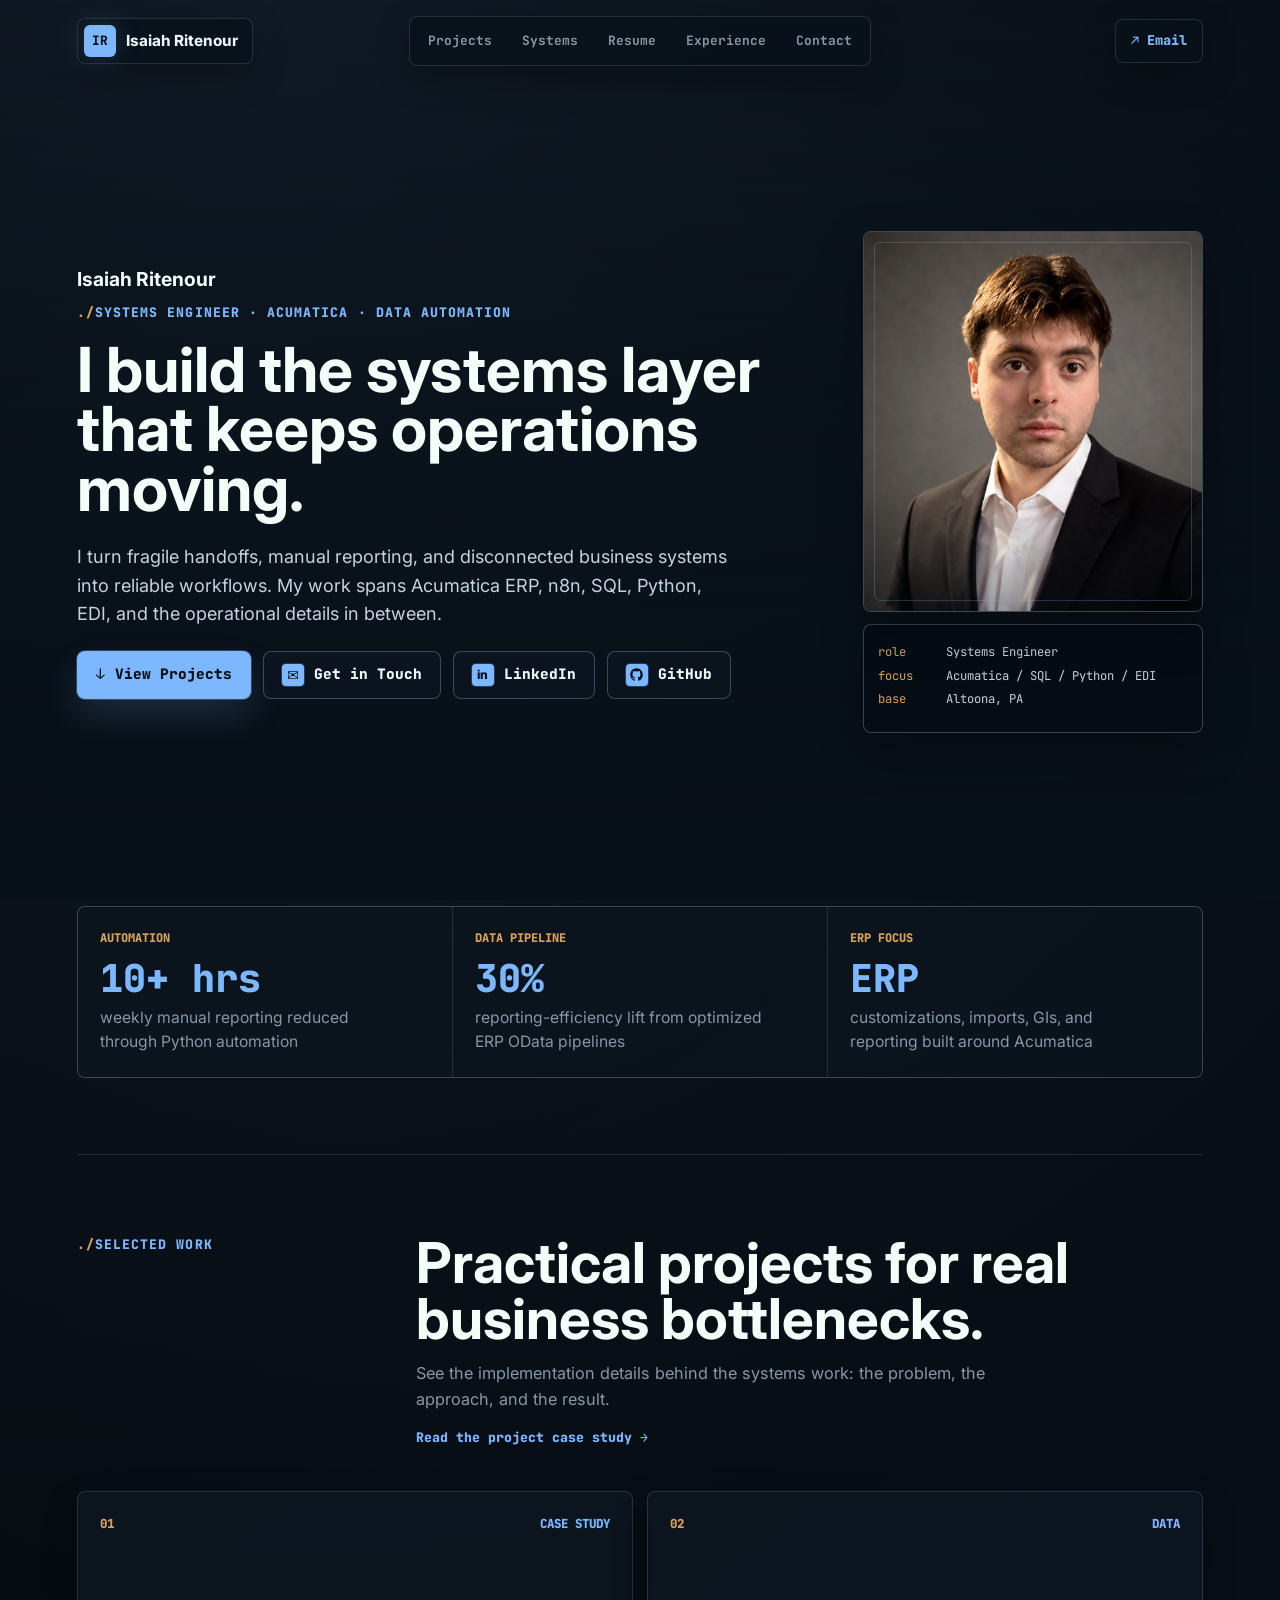
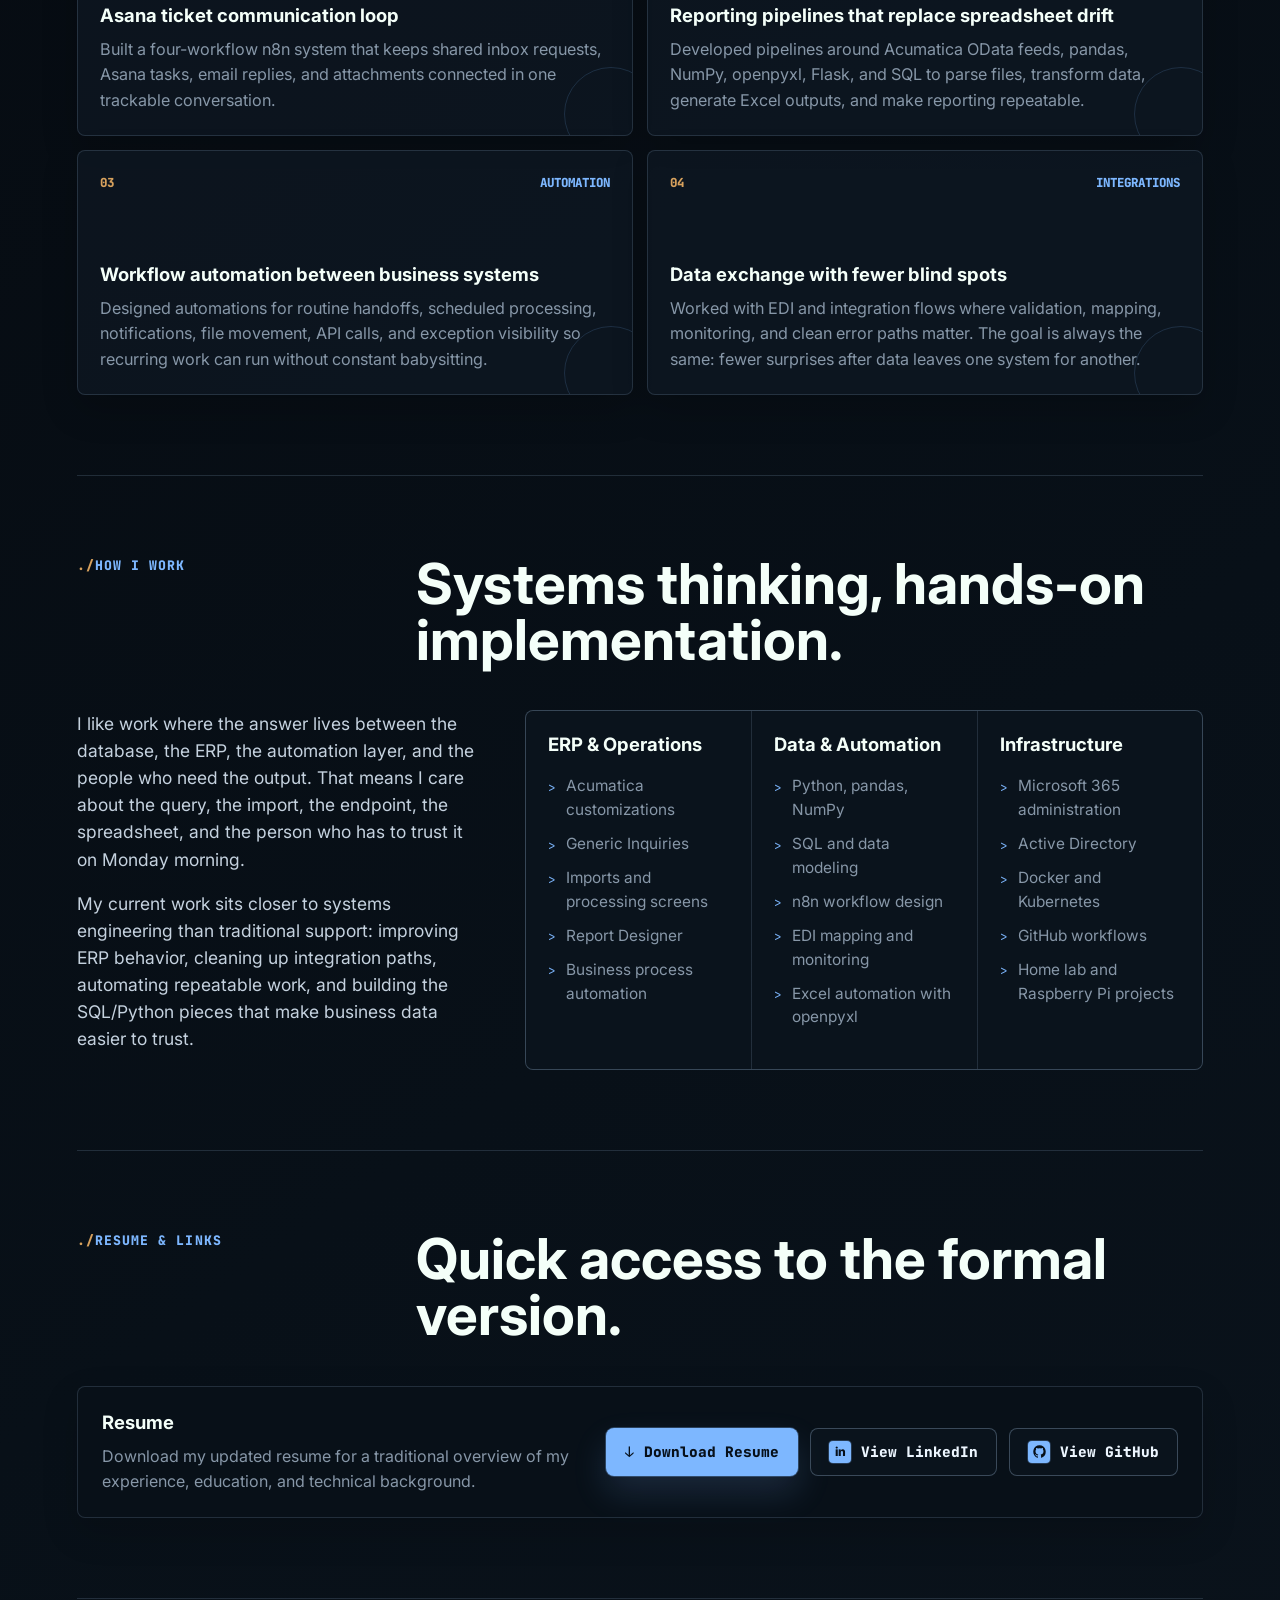
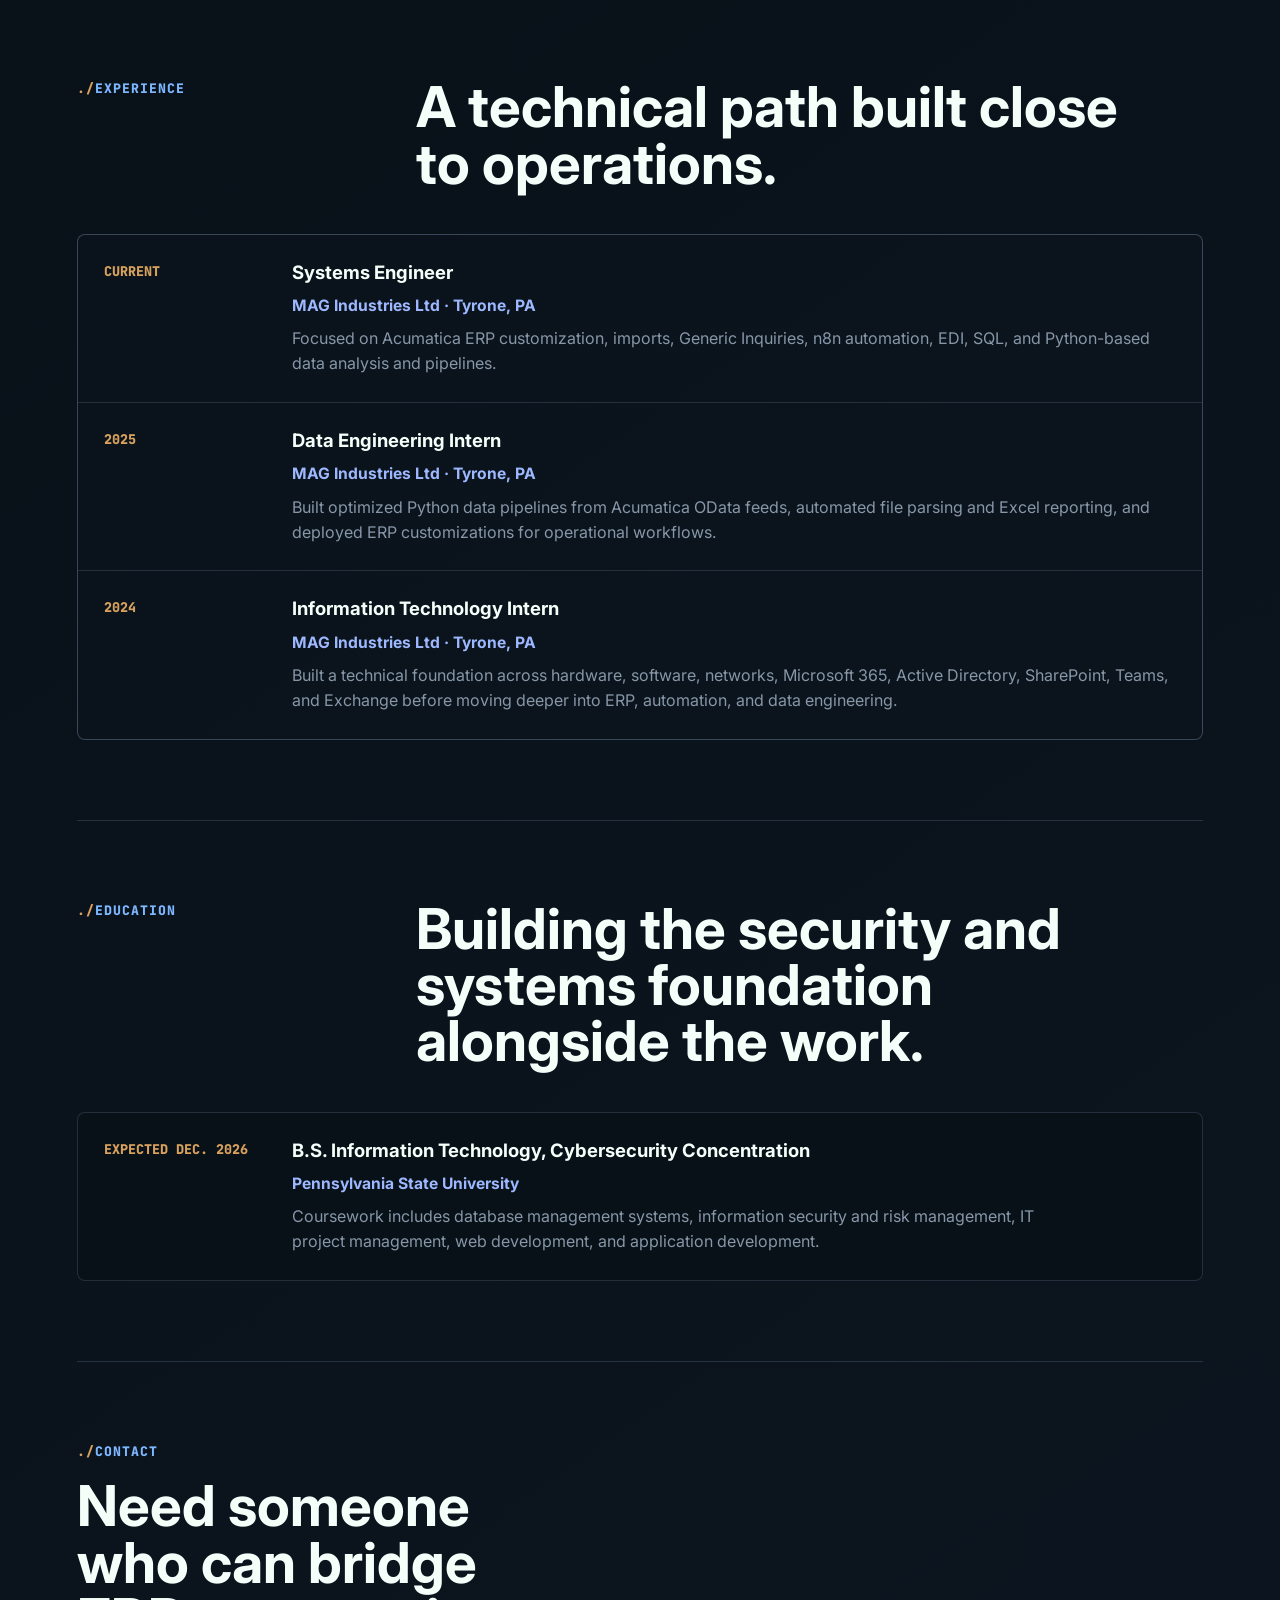
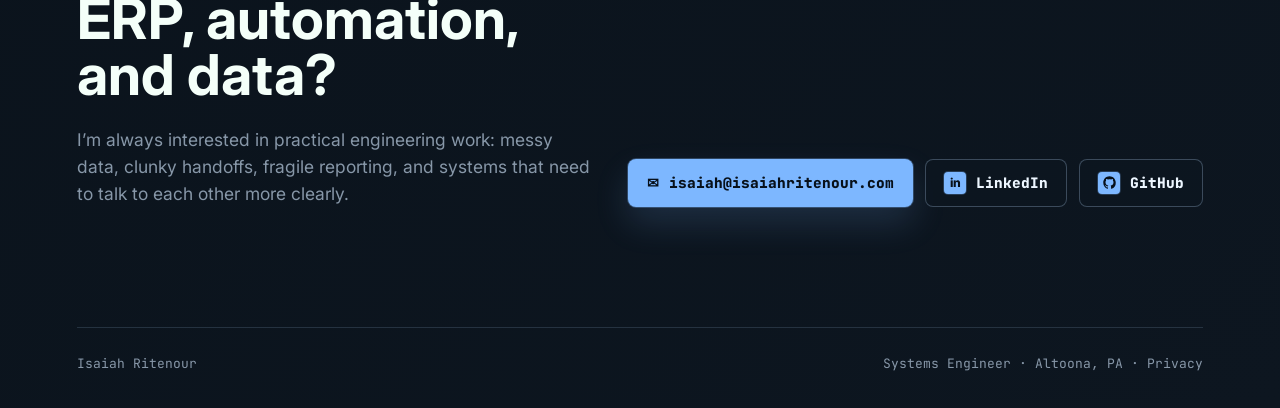
<file: index.html>
<!doctype html>
<html lang="en">
  <head>
    <meta charset="utf-8">
    <meta name="viewport" content="width=device-width, initial-scale=1">
    <meta name="theme-color" content="#081018">
    <meta
      name="description"
      content="Isaiah Ritenour's portfolio featuring Acumatica ERP customizations, EDI workflows, n8n automation, SQL, Python data pipelines, and IT systems engineering projects."
    >
    <meta property="og:title" content="Isaiah Ritenour | Systems Engineer">
    <meta
      property="og:description"
      content="Portfolio featuring Acumatica ERP customizations, EDI workflows, n8n automation, SQL, Python data pipelines, and IT systems engineering projects."
    >
    <meta property="og:url" content="https://isaiahritenour.com">
    <meta property="og:type" content="website">
    <meta property="og:site_name" content="Isaiah Ritenour Portfolio">
    <meta property="og:image" content="https://isaiahritenour.com/assets/social-preview.png?v=1">
    <meta property="og:image:secure_url" content="https://isaiahritenour.com/assets/social-preview.png?v=1">
    <meta property="og:image:type" content="image/png">
    <meta property="og:image:width" content="1200">
    <meta property="og:image:height" content="630">
    <meta property="og:image:alt" content="Isaiah Ritenour — Systems Engineer and Automation Developer">
    <meta name="twitter:card" content="summary_large_image">
    <meta name="twitter:title" content="Isaiah Ritenour | Systems Engineer">
    <meta
      name="twitter:description"
      content="Portfolio featuring Acumatica ERP customizations, EDI workflows, n8n automation, SQL, Python data pipelines, and IT systems engineering projects."
    >
    <meta name="twitter:image" content="https://isaiahritenour.com/assets/social-preview.png?v=1">
    <meta name="twitter:image:alt" content="Isaiah Ritenour — Systems Engineer and Automation Developer">
    <title>Isaiah Ritenour | Systems Engineer & Automation Developer</title>
    <link rel="canonical" href="https://isaiahritenour.com/">
    <link rel="shortcut icon" href="/assets/favicon-48x48.png?v=4">
    <link rel="icon" type="image/x-icon" href="/favicon.ico?v=4">
    <link rel="icon" type="image/png" sizes="32x32" href="/assets/favicon-32x32.png?v=4">
    <link rel="icon" type="image/png" sizes="48x48" href="/assets/favicon-48x48.png?v=4">
    <link rel="apple-touch-icon" sizes="180x180" href="/assets/apple-touch-icon.png?v=4">
    <link rel="preconnect" href="https://fonts.googleapis.com">
    <link rel="preconnect" href="https://fonts.gstatic.com" crossorigin>
    <link
      href="https://fonts.googleapis.com/css2?family=Inter:wght@400;500;600;700;800&family=JetBrains+Mono:wght@500;600;700&display=swap"
      rel="stylesheet"
    >
    <link rel="stylesheet" href="styles.css">
    <script type="application/ld+json">
      {
        "@context": "https://schema.org",
        "@graph": [
          {
            "@type": "Person",
            "@id": "https://isaiahritenour.com/#person",
            "name": "Isaiah Ritenour",
            "url": "https://isaiahritenour.com/",
            "email": "mailto:isaiah@isaiahritenour.com",
            "jobTitle": "Systems Engineer",
            "image": "https://isaiahritenour.com/assets/isaiah-ritenour.png",
            "sameAs": [
              "https://www.linkedin.com/in/isaiah-ritenour-b530b02b4/",
              "https://github.com/IsaiahRitenour"
            ],
            "knowsAbout": [
              "Acumatica ERP",
              "n8n automation",
              "Python",
              "SQL",
              "EDI",
              "Systems engineering"
            ]
          },
          {
            "@type": "WebSite",
            "@id": "https://isaiahritenour.com/#website",
            "url": "https://isaiahritenour.com/",
            "name": "Isaiah Ritenour Portfolio",
            "publisher": {
              "@id": "https://isaiahritenour.com/#person"
            }
          }
        ]
      }
    </script>
  </head>
  <body>
    <a class="skip-link" href="#top">Skip to main content</a>
    <header class="site-header" data-header>
      <a class="brand" href="#top" aria-label="Isaiah Ritenour home">
        <span class="brand-mark">IR</span>
        <span>Isaiah Ritenour</span>
      </a>

      <nav class="nav" aria-label="Primary navigation">
        <a href="/projects">Projects</a>
        <a href="#systems">Systems</a>
        <a href="#resume">Resume</a>
        <a href="#experience">Experience</a>
        <a href="#contact">Contact</a>
      </nav>

      <a class="header-action" href="mailto:isaiah@isaiahritenour.com" aria-label="Email Isaiah Ritenour">
        <span aria-hidden="true">&nearr;</span>
        Email
      </a>
    </header>

    <main id="top" tabindex="-1">
      <section class="hero section">
        <div class="hero-copy">
          <p class="hero-name">Isaiah Ritenour</p>
          <p class="eyebrow">Systems Engineer &middot; Acumatica &middot; Data Automation</p>
          <h1>I build the systems layer that keeps operations moving.</h1>
          <p class="hero-lede">
            I turn fragile handoffs, manual reporting, and disconnected business
            systems into reliable workflows. My work spans Acumatica ERP, n8n,
            SQL, Python, EDI, and the operational details in between.
          </p>
          <div class="hero-actions" aria-label="Intro actions">
            <a class="button button-primary" href="/projects">
              <span aria-hidden="true">&darr;</span>
              View Projects
            </a>
            <a class="button button-secondary" href="mailto:isaiah@isaiahritenour.com" aria-label="Email Isaiah Ritenour">
              <span class="button-icon" aria-hidden="true">&#9993;</span>
              Get in Touch
            </a>
            <a
              class="button button-secondary"
              href="https://www.linkedin.com/in/isaiah-ritenour-b530b02b4/"
              target="_blank"
              rel="noopener noreferrer"
              aria-label="View Isaiah Ritenour on LinkedIn"
            >
              <span class="linkedin-mark" aria-hidden="true">in</span>
              LinkedIn
            </a>
            <a
              class="button button-secondary"
              href="https://github.com/IsaiahRitenour"
              target="_blank"
              rel="noopener noreferrer"
              aria-label="View Isaiah Ritenour on GitHub"
            >
              <span class="github-mark" aria-hidden="true">
                <svg viewBox="0 0 24 24" focusable="false">
                  <path d="M12 2C6.48 2 2 6.58 2 12.25c0 4.53 2.87 8.37 6.84 9.72.5.09.68-.22.68-.49 0-.24-.01-.88-.01-1.73-2.78.62-3.37-1.37-3.37-1.37-.45-1.19-1.11-1.51-1.11-1.51-.91-.64.07-.63.07-.63 1 .07 1.53 1.06 1.53 1.06.89 1.56 2.34 1.11 2.91.85.09-.66.35-1.11.63-1.37-2.22-.26-4.56-1.14-4.56-5.07 0-1.12.39-2.03 1.03-2.75-.1-.26-.45-1.3.1-2.71 0 0 .84-.28 2.75 1.05A9.35 9.35 0 0 1 12 6.98c.85 0 1.71.12 2.51.34 1.91-1.33 2.75-1.05 2.75-1.05.55 1.41.2 2.45.1 2.71.64.72 1.03 1.63 1.03 2.75 0 3.94-2.34 4.81-4.57 5.06.36.32.68.94.68 1.9 0 1.37-.01 2.48-.01 2.82 0 .27.18.59.69.49A10.05 10.05 0 0 0 22 12.25C22 6.58 17.52 2 12 2Z"></path>
                </svg>
              </span>
              GitHub
            </a>
          </div>
        </div>

        <aside class="portrait-panel" aria-label="Portrait and profile summary">
          <div class="portrait-frame">
            <img src="assets/isaiah-ritenour.png" alt="Portrait of Isaiah Ritenour">
          </div>
          <div class="system-card">
            <div class="terminal-bar" aria-hidden="true">
              <span></span>
              <span></span>
              <span></span>
            </div>
            <p class="terminal-line"><span>role</span> Systems Engineer</p>
            <p class="terminal-line"><span>focus</span> Acumatica / SQL / Python / EDI</p>
            <p class="terminal-line"><span>base</span> Altoona, PA</p>
          </div>
        </aside>
      </section>

      <section class="section metrics" aria-label="Portfolio highlights">
        <div data-label="automation">
          <span class="metric-value">10+ hrs</span>
          <span class="metric-label">weekly manual reporting reduced through Python automation</span>
        </div>
        <div data-label="data pipeline">
          <span class="metric-value">30%</span>
          <span class="metric-label">reporting-efficiency lift from optimized ERP OData pipelines</span>
        </div>
        <div data-label="erp focus">
          <span class="metric-value">ERP</span>
          <span class="metric-label">customizations, imports, GIs, and reporting built around Acumatica</span>
        </div>
      </section>

      <section class="section split-section" id="work">
        <div class="section-intro">
          <p class="eyebrow">Selected Work</p>
          <div>
            <h2>Practical projects for real business bottlenecks.</h2>
            <p class="section-supporting-copy">
              See the implementation details behind the systems work: the problem,
              the approach, and the result.
            </p>
            <a class="text-link" href="/projects">Read the project case study <span aria-hidden="true">&rarr;</span></a>
          </div>
        </div>

        <div class="work-grid">
          <article class="work-card">
            <div class="card-topline">
              <span>01</span>
              <span>Case Study</span>
            </div>
            <h3>Asana ticket communication loop</h3>
            <p>
              Built a four-workflow n8n system that keeps shared inbox requests,
              Asana tasks, email replies, and attachments connected in one
              trackable conversation.
            </p>
          </article>

          <article class="work-card">
            <div class="card-topline">
              <span>02</span>
              <span>Data</span>
            </div>
            <h3>Reporting pipelines that replace spreadsheet drift</h3>
            <p>
              Developed pipelines around Acumatica OData feeds, pandas, NumPy,
              openpyxl, Flask, and SQL to parse files, transform data, generate Excel
              outputs, and make reporting repeatable.
            </p>
          </article>

          <article class="work-card">
            <div class="card-topline">
              <span>03</span>
              <span>Automation</span>
            </div>
            <h3>Workflow automation between business systems</h3>
            <p>
              Designed automations for routine handoffs, scheduled processing,
              notifications, file movement, API calls, and exception visibility so
              recurring work can run without constant babysitting.
            </p>
          </article>

          <article class="work-card">
            <div class="card-topline">
              <span>04</span>
              <span>Integrations</span>
            </div>
            <h3>Data exchange with fewer blind spots</h3>
            <p>
              Worked with EDI and integration flows where validation, mapping,
              monitoring, and clean error paths matter. The goal is always the same:
              fewer surprises after data leaves one system for another.
            </p>
          </article>
        </div>
      </section>

      <section class="section capabilities" id="systems">
        <div class="section-intro">
          <p class="eyebrow">How I Work</p>
          <h2>Systems thinking, hands-on implementation.</h2>
        </div>

        <div class="capability-layout">
          <div class="capability-copy">
            <p>
              I like work where the answer lives between the database, the ERP, the
              automation layer, and the people who need the output. That means I care
              about the query, the import, the endpoint, the spreadsheet, and the
              person who has to trust it on Monday morning.
            </p>
            <p>
              My current work sits closer to systems engineering than traditional
              support: improving ERP behavior, cleaning up integration paths,
              automating repeatable work, and building the SQL/Python pieces that
              make business data easier to trust.
            </p>
          </div>

          <div class="skill-columns" aria-label="Technical skill groups">
            <div>
              <h3>ERP & Operations</h3>
              <ul>
                <li>Acumatica customizations</li>
                <li>Generic Inquiries</li>
                <li>Imports and processing screens</li>
                <li>Report Designer</li>
                <li>Business process automation</li>
              </ul>
            </div>
            <div>
              <h3>Data & Automation</h3>
              <ul>
                <li>Python, pandas, NumPy</li>
                <li>SQL and data modeling</li>
                <li>n8n workflow design</li>
                <li>EDI mapping and monitoring</li>
                <li>Excel automation with openpyxl</li>
              </ul>
            </div>
            <div>
              <h3>Infrastructure</h3>
              <ul>
                <li>Microsoft 365 administration</li>
                <li>Active Directory</li>
                <li>Docker and Kubernetes</li>
                <li>GitHub workflows</li>
                <li>Home lab and Raspberry Pi projects</li>
              </ul>
            </div>
          </div>
        </div>
      </section>

      <section class="section resume-section" id="resume">
        <div class="section-intro">
          <p class="eyebrow">Resume & Links</p>
          <h2>Quick access to the formal version.</h2>
        </div>

        <div class="resume-panel">
          <div>
            <h3>Resume</h3>
            <p>
              Download my updated resume for a traditional overview of my
              experience, education, and technical background.
            </p>
          </div>
          <div class="resume-actions">
            <a
              class="button button-primary"
              href="assets/Isaiah_Ritenour_Resume.pdf"
              target="_blank"
              rel="noopener noreferrer"
              aria-label="Download Isaiah Ritenour resume PDF"
            >
              <span aria-hidden="true">&darr;</span>
              Download Resume
            </a>
            <a
              class="button button-secondary"
              href="https://www.linkedin.com/in/isaiah-ritenour-b530b02b4/"
              target="_blank"
              rel="noopener noreferrer"
              aria-label="View Isaiah Ritenour on LinkedIn"
            >
              <span class="linkedin-mark" aria-hidden="true">in</span>
              View LinkedIn
            </a>
            <a
              class="button button-secondary"
              href="https://github.com/IsaiahRitenour"
              target="_blank"
              rel="noopener noreferrer"
              aria-label="View Isaiah Ritenour on GitHub"
            >
              <span class="github-mark" aria-hidden="true">
                <svg viewBox="0 0 24 24" focusable="false">
                  <path d="M12 2C6.48 2 2 6.58 2 12.25c0 4.53 2.87 8.37 6.84 9.72.5.09.68-.22.68-.49 0-.24-.01-.88-.01-1.73-2.78.62-3.37-1.37-3.37-1.37-.45-1.19-1.11-1.51-1.11-1.51-.91-.64.07-.63.07-.63 1 .07 1.53 1.06 1.53 1.06.89 1.56 2.34 1.11 2.91.85.09-.66.35-1.11.63-1.37-2.22-.26-4.56-1.14-4.56-5.07 0-1.12.39-2.03 1.03-2.75-.1-.26-.45-1.3.1-2.71 0 0 .84-.28 2.75 1.05A9.35 9.35 0 0 1 12 6.98c.85 0 1.71.12 2.51.34 1.91-1.33 2.75-1.05 2.75-1.05.55 1.41.2 2.45.1 2.71.64.72 1.03 1.63 1.03 2.75 0 3.94-2.34 4.81-4.57 5.06.36.32.68.94.68 1.9 0 1.37-.01 2.48-.01 2.82 0 .27.18.59.69.49A10.05 10.05 0 0 0 22 12.25C22 6.58 17.52 2 12 2Z"></path>
                </svg>
              </span>
              View GitHub
            </a>
          </div>
        </div>
      </section>

      <section class="section experience" id="experience">
        <div class="section-intro">
          <p class="eyebrow">Experience</p>
          <h2>A technical path built close to operations.</h2>
        </div>

        <div class="timeline">
          <article class="timeline-item">
            <div class="timeline-date">Current</div>
            <div>
              <h3>Systems Engineer</h3>
              <p class="muted">MAG Industries Ltd &middot; Tyrone, PA</p>
              <p>
                Focused on Acumatica ERP customization, imports, Generic Inquiries,
                n8n automation, EDI, SQL, and Python-based data analysis and
                pipelines.
              </p>
            </div>
          </article>

          <article class="timeline-item">
            <div class="timeline-date">2025</div>
            <div>
              <h3>Data Engineering Intern</h3>
              <p class="muted">MAG Industries Ltd &middot; Tyrone, PA</p>
              <p>
                Built optimized Python data pipelines from Acumatica OData feeds,
                automated file parsing and Excel reporting, and deployed ERP
                customizations for operational workflows.
              </p>
            </div>
          </article>

          <article class="timeline-item">
            <div class="timeline-date">2024</div>
            <div>
              <h3>Information Technology Intern</h3>
              <p class="muted">MAG Industries Ltd &middot; Tyrone, PA</p>
              <p>
                Built a technical foundation across hardware, software, networks,
                Microsoft 365, Active Directory, SharePoint, Teams, and Exchange
                before moving deeper into ERP, automation, and data engineering.
              </p>
            </div>
          </article>
        </div>
      </section>

      <section class="section education" id="education">
        <div class="section-intro">
          <p class="eyebrow">Education</p>
          <h2>Building the security and systems foundation alongside the work.</h2>
        </div>

        <article class="education-panel">
          <div class="timeline-date">Expected Dec. 2026</div>
          <div>
            <h3>B.S. Information Technology, Cybersecurity Concentration</h3>
            <p class="muted">Pennsylvania State University</p>
            <p>
              Coursework includes database management systems, information security
              and risk management, IT project management, web development, and
              application development.
            </p>
          </div>
        </article>
      </section>

      <section class="section contact-section" id="contact">
        <div>
          <p class="eyebrow">Contact</p>
          <h2>Need someone who can bridge ERP, automation, and data?</h2>
          <p>
            I&rsquo;m always interested in practical engineering work: messy data, clunky
            handoffs, fragile reporting, and systems that need to talk to each other
            more clearly.
          </p>
        </div>
        <div class="contact-actions">
          <a class="button button-primary" href="mailto:isaiah@isaiahritenour.com" aria-label="Email Isaiah Ritenour">
            <span aria-hidden="true">&#9993;</span>
            isaiah@isaiahritenour.com
          </a>
          <a
            class="button button-secondary"
            href="https://www.linkedin.com/in/isaiah-ritenour-b530b02b4/"
            target="_blank"
            rel="noopener noreferrer"
            aria-label="View Isaiah Ritenour on LinkedIn"
          >
            <span class="linkedin-mark" aria-hidden="true">in</span>
            LinkedIn
          </a>
          <a
            class="button button-secondary"
            href="https://github.com/IsaiahRitenour"
            target="_blank"
            rel="noopener noreferrer"
            aria-label="View Isaiah Ritenour on GitHub"
          >
            <span class="github-mark" aria-hidden="true">
              <svg viewBox="0 0 24 24" focusable="false">
                <path d="M12 2C6.48 2 2 6.58 2 12.25c0 4.53 2.87 8.37 6.84 9.72.5.09.68-.22.68-.49 0-.24-.01-.88-.01-1.73-2.78.62-3.37-1.37-3.37-1.37-.45-1.19-1.11-1.51-1.11-1.51-.91-.64.07-.63.07-.63 1 .07 1.53 1.06 1.53 1.06.89 1.56 2.34 1.11 2.91.85.09-.66.35-1.11.63-1.37-2.22-.26-4.56-1.14-4.56-5.07 0-1.12.39-2.03 1.03-2.75-.1-.26-.45-1.3.1-2.71 0 0 .84-.28 2.75 1.05A9.35 9.35 0 0 1 12 6.98c.85 0 1.71.12 2.51.34 1.91-1.33 2.75-1.05 2.75-1.05.55 1.41.2 2.45.1 2.71.64.72 1.03 1.63 1.03 2.75 0 3.94-2.34 4.81-4.57 5.06.36.32.68.94.68 1.9 0 1.37-.01 2.48-.01 2.82 0 .27.18.59.69.49A10.05 10.05 0 0 0 22 12.25C22 6.58 17.52 2 12 2Z"></path>
              </svg>
            </span>
            GitHub
          </a>
        </div>
      </section>
    </main>

    <footer class="footer">
      <span>Isaiah Ritenour</span>
      <span>Systems Engineer &middot; Altoona, PA &middot; <a href="/privacy">Privacy</a></span>
    </footer>

    <script src="script.js"></script>
  </body>
</html>
</file>
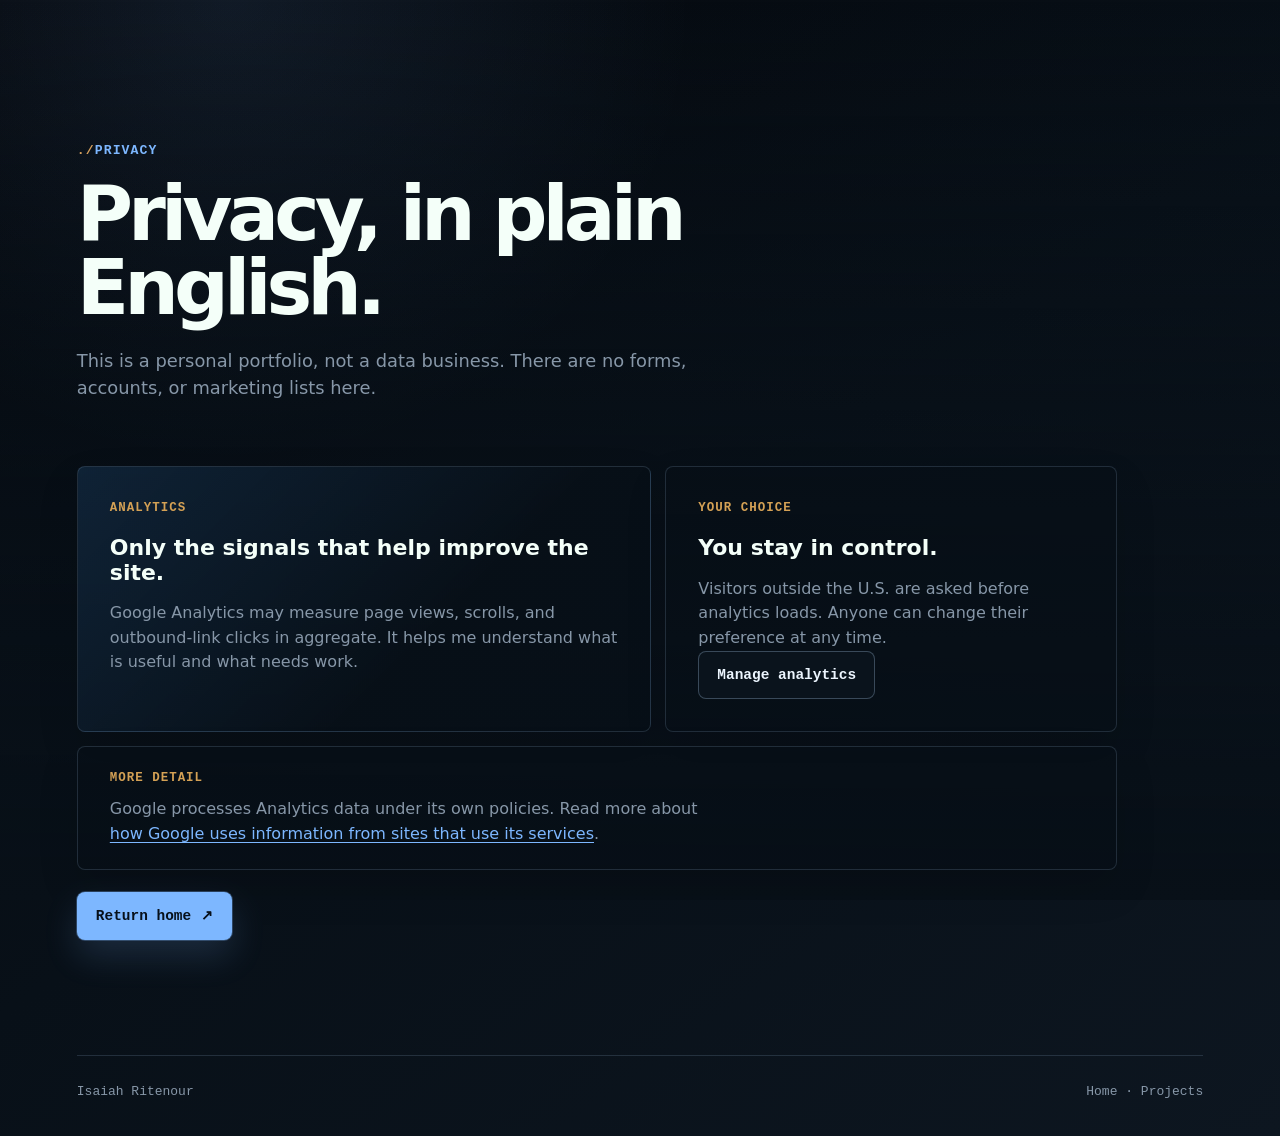
<file: privacy.html>
<!doctype html>
<html lang="en">
  <head>
    <meta charset="utf-8">
    <meta name="viewport" content="width=device-width, initial-scale=1">
    <meta name="theme-color" content="#081018">
    <meta name="robots" content="noindex">
    <meta name="description" content="Privacy information for Isaiah Ritenour's portfolio website.">
    <title>Privacy | Isaiah Ritenour</title>
    <link rel="canonical" href="https://isaiahritenour.com/privacy">
    <link rel="icon" type="image/x-icon" href="/favicon.ico?v=4">
    <link rel="stylesheet" href="styles.css">
  </head>
  <body class="privacy-body">
    <a class="skip-link" href="#top">Skip to content</a>
    <main id="top" class="section privacy-page" tabindex="-1">
      <div class="privacy-page__intro">
        <p class="eyebrow">Privacy</p>
        <h1>Privacy, in plain English.</h1>
        <p class="privacy-page__lede">This is a personal portfolio, not a data business. There are no forms, accounts, or marketing lists here.</p>
      </div>

      <div class="privacy-grid">
        <article class="privacy-card privacy-card--featured">
          <p class="privacy-card__label">Analytics</p>
          <h2>Only the signals that help improve the site.</h2>
          <p>Google Analytics may measure page views, scrolls, and outbound-link clicks in aggregate. It helps me understand what is useful and what needs work.</p>
        </article>

        <article class="privacy-card">
          <p class="privacy-card__label">Your choice</p>
          <h2>You stay in control.</h2>
          <p>Visitors outside the U.S. are asked before analytics loads. Anyone can change their preference at any time.</p>
          <button class="button button-secondary" type="button" data-analytics-manage>Manage analytics</button>
        </article>

        <article class="privacy-card privacy-card--wide">
          <p class="privacy-card__label">More detail</p>
          <p>Google processes Analytics data under its own policies. Read more about <a href="https://policies.google.com/technologies/partner-sites" target="_blank" rel="noopener noreferrer">how Google uses information from sites that use its services</a>.</p>
        </article>
      </div>

      <div class="privacy-page__actions">
        <a class="button button-primary" href="/#top">Return home <span aria-hidden="true">↗</span></a>
      </div>
    </main>
    <footer class="footer">
      <span>Isaiah Ritenour</span>
      <span><a href="/#top">Home</a> &middot; <a href="/projects">Projects</a></span>
    </footer>
    <script src="script.js"></script>
  </body>
</html>
</file>
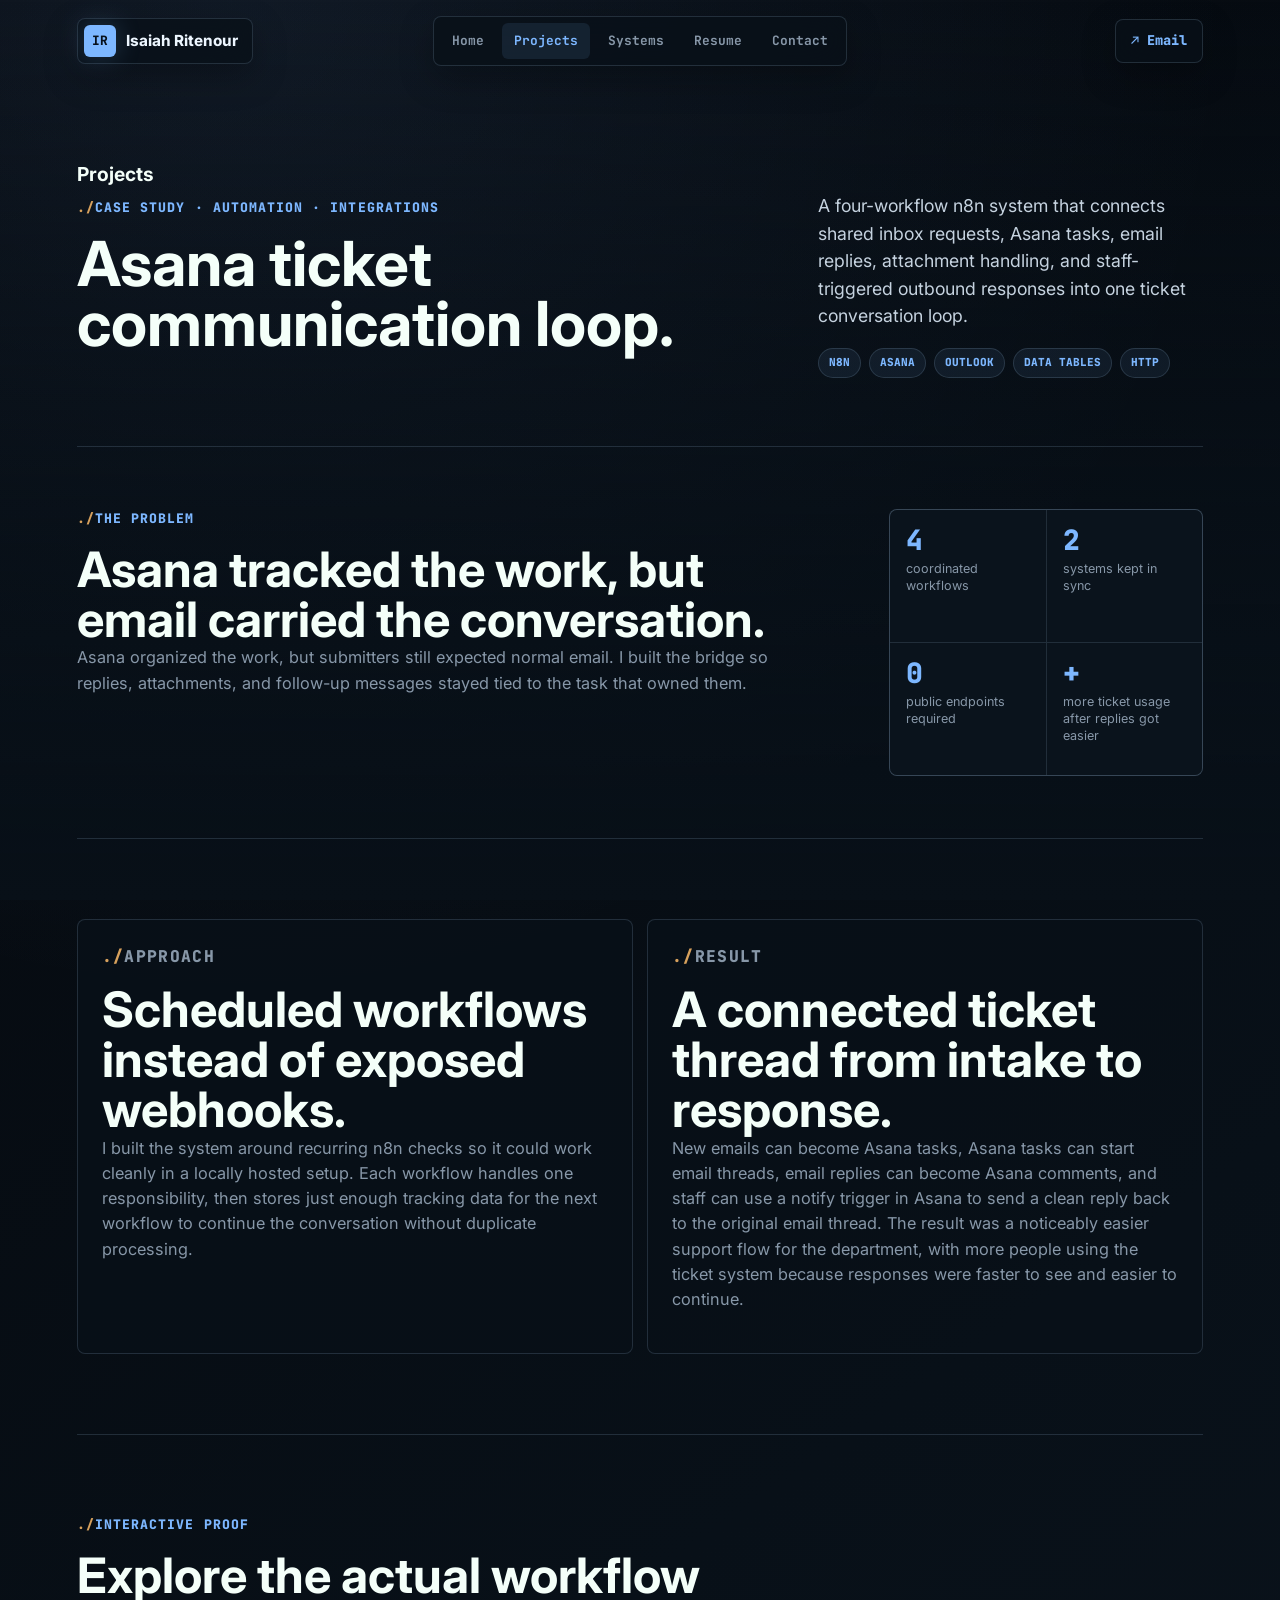
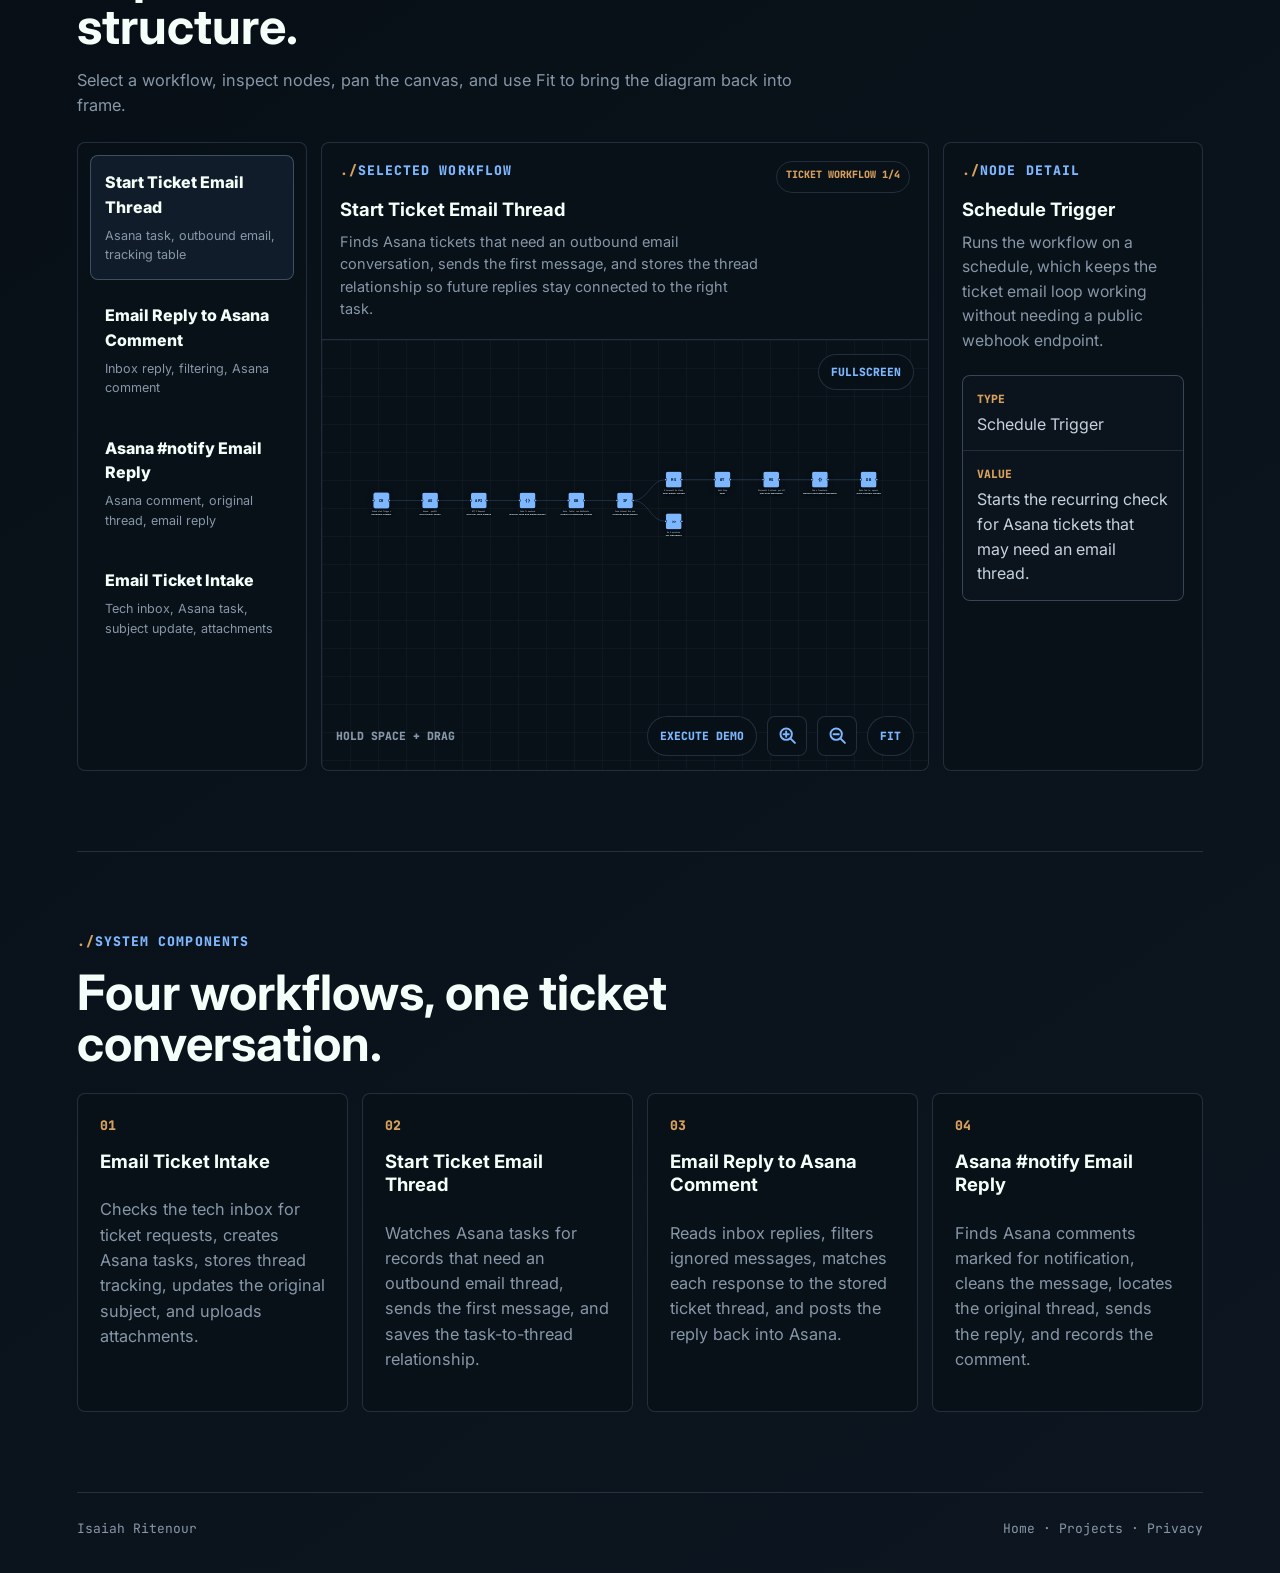
<file: projects.html>
﻿<!doctype html>
<html lang="en">
  <head>
    <meta charset="utf-8">
    <meta name="viewport" content="width=device-width, initial-scale=1">
    <meta name="theme-color" content="#081018">
    <meta
      name="description"
      content="Projects by Isaiah Ritenour, including Acumatica ERP work, automation workflows, data pipelines, integrations, and n8n workflow examples."
    >
    <meta property="og:title" content="Isaiah Ritenour | Projects">
    <meta
      property="og:description"
      content="A portfolio of ERP, automation, integration, data pipeline, and n8n workflow projects by Isaiah Ritenour."
    >
    <meta property="og:url" content="https://isaiahritenour.com/projects">
    <meta property="og:type" content="website">
    <meta property="og:site_name" content="Isaiah Ritenour Portfolio">
    <meta property="og:image" content="https://isaiahritenour.com/assets/social-preview.png?v=1">
    <meta property="og:image:secure_url" content="https://isaiahritenour.com/assets/social-preview.png?v=1">
    <meta property="og:image:type" content="image/png">
    <meta property="og:image:width" content="1200">
    <meta property="og:image:height" content="630">
    <meta property="og:image:alt" content="Isaiah Ritenour — Systems Engineer and Automation Developer">
    <meta name="twitter:card" content="summary_large_image">
    <meta name="twitter:title" content="Isaiah Ritenour | Projects">
    <meta
      name="twitter:description"
      content="ERP, automation, integration, data pipeline, and n8n workflow projects by Isaiah Ritenour."
    >
    <meta name="twitter:image" content="https://isaiahritenour.com/assets/social-preview.png?v=1">
    <meta name="twitter:image:alt" content="Isaiah Ritenour — Systems Engineer and Automation Developer">
    <title>Isaiah Ritenour | Projects</title>
    <link rel="canonical" href="https://isaiahritenour.com/projects">
    <link rel="shortcut icon" href="/assets/favicon-48x48.png?v=4">
    <link rel="icon" type="image/x-icon" href="/favicon.ico?v=4">
    <link rel="icon" type="image/png" sizes="32x32" href="/assets/favicon-32x32.png?v=4">
    <link rel="icon" type="image/png" sizes="48x48" href="/assets/favicon-48x48.png?v=4">
    <link rel="apple-touch-icon" sizes="180x180" href="/assets/apple-touch-icon.png?v=4">
    <link rel="preconnect" href="https://fonts.googleapis.com">
    <link rel="preconnect" href="https://fonts.gstatic.com" crossorigin>
    <link
      href="https://fonts.googleapis.com/css2?family=Inter:wght@400;500;600;700;800&family=JetBrains+Mono:wght@500;600;700&display=swap"
      rel="stylesheet"
    >
    <link rel="stylesheet" href="styles.css">
    <script type="application/ld+json">
      {
        "@context": "https://schema.org",
        "@graph": [
          {
            "@type": "Person",
            "@id": "https://isaiahritenour.com/#person",
            "name": "Isaiah Ritenour",
            "url": "https://isaiahritenour.com/",
            "email": "mailto:isaiah@isaiahritenour.com",
            "jobTitle": "Systems Engineer",
            "image": "https://isaiahritenour.com/assets/isaiah-ritenour.png",
            "sameAs": [
              "https://www.linkedin.com/in/isaiah-ritenour-b530b02b4/",
              "https://github.com/IsaiahRitenour"
            ],
            "knowsAbout": [
              "Acumatica ERP",
              "n8n automation",
              "Python",
              "SQL",
              "EDI",
              "Systems engineering"
            ]
          },
          {
            "@type": "WebPage",
            "@id": "https://isaiahritenour.com/projects#webpage",
            "url": "https://isaiahritenour.com/projects",
            "name": "Isaiah Ritenour | Projects",
            "isPartOf": {
              "@id": "https://isaiahritenour.com/#website"
            },
            "about": {
              "@id": "https://isaiahritenour.com/#person"
            }
          },
          {
            "@type": "WebSite",
            "@id": "https://isaiahritenour.com/#website",
            "url": "https://isaiahritenour.com/",
            "name": "Isaiah Ritenour Portfolio",
            "publisher": {
              "@id": "https://isaiahritenour.com/#person"
            }
          }
        ]
      }
    </script>
  </head>
  <body>
    <a class="skip-link" href="#top">Skip to main content</a>
    <header class="site-header" data-header>
      <a class="brand" href="/#top" aria-label="Isaiah Ritenour home">
        <span class="brand-mark">IR</span>
        <span>Isaiah Ritenour</span>
      </a>

      <nav class="nav" aria-label="Primary navigation">
        <a href="/#top">Home</a>
        <a href="/projects" aria-current="page">Projects</a>
        <a href="/#systems">Systems</a>
        <a href="/#resume">Resume</a>
        <a href="/#contact">Contact</a>
      </nav>

      <a class="header-action" href="mailto:isaiah@isaiahritenour.com" aria-label="Email Isaiah Ritenour">
        <span aria-hidden="true">&nearr;</span>
        Email
      </a>
    </header>

    <main id="top" tabindex="-1">
      <section class="projects-hero section">
        <div>
          <p class="hero-name">Projects</p>
          <p class="eyebrow">Case Study &middot; Automation &middot; Integrations</p>
          <h1>Asana ticket communication loop.</h1>
        </div>
        <div class="projects-hero-copy">
          <p>
            A four-workflow n8n system that connects shared inbox requests,
            Asana tasks, email replies, attachment handling, and staff-triggered
            outbound responses into one ticket conversation loop.
          </p>
          <div class="project-tags" aria-label="Technologies">
            <span>n8n</span>
            <span>Asana</span>
            <span>Outlook</span>
            <span>Data Tables</span>
            <span>HTTP</span>
          </div>
        </div>
      </section>

      <section class="section case-study-overview" aria-label="Project case study overview">
        <div class="case-study-brief">
          <p class="eyebrow">The Problem</p>
          <h2>Asana tracked the work, but email carried the conversation.</h2>
          <p>
            Asana organized the work, but submitters still expected normal email.
            I built the bridge so replies, attachments, and follow-up messages
            stayed tied to the task that owned them.
          </p>
        </div>

        <div class="case-study-facts" aria-label="Project facts">
          <div>
            <span class="metric-value">4</span>
            <span class="metric-label">coordinated workflows</span>
          </div>
          <div>
            <span class="metric-value">2</span>
            <span class="metric-label">systems kept in sync</span>
          </div>
          <div>
            <span class="metric-value">0</span>
            <span class="metric-label">public endpoints required</span>
          </div>
          <div>
            <span class="metric-value">+</span>
            <span class="metric-label">more ticket usage after replies got easier</span>
          </div>
        </div>
      </section>

      <section class="section case-study-split" aria-label="Approach and system design">
        <div class="case-study-panel">
          <p class="eyebrow">Approach</p>
          <h2>Scheduled workflows instead of exposed webhooks.</h2>
          <p>
            I built the system around recurring n8n checks so it could work cleanly
            in a locally hosted setup. Each workflow handles one responsibility,
            then stores just enough tracking data for the next workflow to continue
            the conversation without duplicate processing.
          </p>
        </div>

        <div class="case-study-panel">
          <p class="eyebrow">Result</p>
          <h2>A connected ticket thread from intake to response.</h2>
          <p>
            New emails can become Asana tasks, Asana tasks can start email threads,
            email replies can become Asana comments, and staff can use a notify
            trigger in Asana to send a clean reply back to the original email thread.
            The result was a noticeably easier support flow for the department,
            with more people using the ticket system because responses were faster
            to see and easier to continue.
          </p>
        </div>
      </section>

      <section class="section workflow-section" id="workflow-demo">
        <div class="section-intro workflow-proof-intro">
          <p class="eyebrow">Interactive Proof</p>
          <h2>Explore the actual workflow structure.</h2>
          <p>
            Select a workflow, inspect nodes, pan the canvas, and use Fit to bring
            the diagram back into frame.
          </p>
        </div>

        <div class="workflow-shell" data-workflow-viewer>
          <aside class="workflow-list" aria-label="Workflow examples">
            <button class="workflow-tab is-active" type="button" data-workflow-id="startTicketThread">
              <span>Start Ticket Email Thread</span>
              <small>Asana task, outbound email, tracking table</small>
            </button>
            <button class="workflow-tab" type="button" data-workflow-id="emailReplyToAsana">
              <span>Email Reply to Asana Comment</span>
              <small>Inbox reply, filtering, Asana comment</small>
            </button>
            <button class="workflow-tab" type="button" data-workflow-id="asanaNotifyReply">
              <span>Asana #notify Email Reply</span>
              <small>Asana comment, original thread, email reply</small>
            </button>
            <button class="workflow-tab" type="button" data-workflow-id="emailTicketIntake">
              <span>Email Ticket Intake</span>
              <small>Tech inbox, Asana task, subject update, attachments</small>
            </button>
          </aside>

          <div class="workflow-stage">
            <div class="workflow-toolbar">
              <div>
                <p class="eyebrow">Selected Workflow</p>
                <h3 data-workflow-title>Start Ticket Email Thread</h3>
                <p class="workflow-summary" data-workflow-summary>
                  Finds Asana tickets that need an outbound email conversation,
                  sends the first message, and stores the thread relationship so
                  future replies stay connected to the right task.
                </p>
              </div>
              <div class="workflow-toolbar-actions">
                <div class="workflow-status" data-workflow-status aria-live="polite">Ticket Workflow 1/4</div>
              </div>
            </div>

            <div class="workflow-canvas" data-workflow-canvas aria-label="Workflow diagram">
              <button class="workflow-canvas-fullscreen" type="button" data-workflow-fullscreen>Fullscreen</button>
              <div class="workflow-board" data-workflow-board>
                <svg class="workflow-lines" data-workflow-lines aria-hidden="true"></svg>
              </div>
              <div class="workflow-controls" aria-label="Workflow canvas controls">
                <span class="workflow-hint-desktop">Hold Space + Drag</span>
                <span class="workflow-hint-touch">Drag Canvas + Pinch Zoom</span>
                <div class="workflow-control-actions">
                  <button type="button" data-workflow-run>Execute Demo</button>
                  <button class="workflow-icon-button" type="button" data-workflow-zoom-in aria-label="Zoom in">
                    <svg viewBox="0 0 24 24" aria-hidden="true">
                      <circle cx="10.5" cy="10.5" r="6.5"></circle>
                      <path d="m15.5 15.5 5 5"></path>
                      <path d="M10.5 7.5v6"></path>
                      <path d="M7.5 10.5h6"></path>
                    </svg>
                  </button>
                  <button class="workflow-icon-button" type="button" data-workflow-zoom-out aria-label="Zoom out">
                    <svg viewBox="0 0 24 24" aria-hidden="true">
                      <circle cx="10.5" cy="10.5" r="6.5"></circle>
                      <path d="m15.5 15.5 5 5"></path>
                      <path d="M7.5 10.5h6"></path>
                    </svg>
                  </button>
                  <button type="button" data-workflow-fit>Fit</button>
                </div>
              </div>
            </div>
          </div>

          <aside class="workflow-detail" aria-live="polite">
            <p class="eyebrow">Node Detail</p>
            <h3 data-node-title>Schedule Trigger</h3>
            <p data-node-description>
              Runs the workflow on a schedule, which keeps the ticket email loop
              working without needing a public webhook endpoint.
            </p>
            <dl class="node-meta">
              <div>
                <dt>Type</dt>
                <dd data-node-type>Schedule Trigger</dd>
              </div>
              <div>
                <dt>Value</dt>
                <dd data-node-value>Starts the recurring check for Asana tickets that may need an email thread.</dd>
              </div>
            </dl>
          </aside>
        </div>
      </section>

      <section class="section workflow-map" aria-label="Workflow components">
        <div class="section-intro workflow-map-intro">
          <p class="eyebrow">System Components</p>
          <h2>Four workflows, one ticket conversation.</h2>
        </div>

        <div class="workflow-component-grid">
          <article class="workflow-component">
            <span>01</span>
            <h3>Email Ticket Intake</h3>
            <p>
              Checks the tech inbox for ticket requests, creates Asana tasks,
              stores thread tracking, updates the original subject, and uploads attachments.
            </p>
          </article>

          <article class="workflow-component">
            <span>02</span>
            <h3>Start Ticket Email Thread</h3>
            <p>
              Watches Asana tasks for records that need an outbound email thread,
              sends the first message, and saves the task-to-thread relationship.
            </p>
          </article>

          <article class="workflow-component">
            <span>03</span>
            <h3>Email Reply to Asana Comment</h3>
            <p>
              Reads inbox replies, filters ignored messages, matches each response
              to the stored ticket thread, and posts the reply back into Asana.
            </p>
          </article>

          <article class="workflow-component">
            <span>04</span>
            <h3>Asana #notify Email Reply</h3>
            <p>
              Finds Asana comments marked for notification, cleans the message,
              locates the original thread, sends the reply, and records the comment.
            </p>
          </article>
        </div>
      </section>


    </main>

    <footer class="footer">
      <span>Isaiah Ritenour</span>
      <span><a href="/#top">Home</a> &middot; <a href="/projects">Projects</a> &middot; <a href="/privacy">Privacy</a></span>
    </footer>

    <script src="script.js"></script>
  </body>
</html>
</file>
<file: styles.css>
:root {
  --ink: #edf6ff;
  --text: #c5d2df;
  --muted: #8797a8;
  --bg: #081018;
  --bg-2: #0d1721;
  --panel: rgba(13, 23, 33, 0.86);
  --panel-strong: rgba(17, 31, 45, 0.94);
  --line: rgba(142, 169, 197, 0.2);
  --line-strong: rgba(142, 169, 197, 0.36);
  --accent: #7db7ff;
  --accent-2: #d7a15d;
  --accent-3: #9db8ff;
  --danger: #ff6f91;
  --shadow: 0 18px 46px rgba(0, 0, 0, 0.28);
  --radius: 8px;
  --page-gutter: clamp(96px, 12vw, 220px);
  --page-width: min(1600px, calc(100% - var(--page-gutter)));
  --mono: "JetBrains Mono", "SFMono-Regular", Consolas, monospace;
}

* {
  box-sizing: border-box;
}

html {
  scroll-behavior: smooth;
}

.skip-link {
  position: fixed;
  top: 12px;
  left: 12px;
  z-index: 100;
  padding: 10px 14px;
  border-radius: 6px;
  color: #07101a;
  background: var(--accent);
  font-family: var(--mono);
  font-weight: 800;
  transform: translateY(-160%);
  transition: transform 160ms ease;
}

.skip-link:focus-visible {
  transform: translateY(0);
  outline: 3px solid #f4fff9;
  outline-offset: 3px;
}

body {
  margin: 0;
  color: var(--ink);
  background:
    radial-gradient(circle at 18% 0%, rgba(125, 183, 255, 0.1), transparent 30%),
    linear-gradient(145deg, #05080d 0%, var(--bg) 50%, #0d1620 100%);
  font-family: Inter, system-ui, -apple-system, BlinkMacSystemFont, "Segoe UI", sans-serif;
  line-height: 1.55;
}

body::before {
  position: fixed;
  inset: 0;
  z-index: -1;
  pointer-events: none;
  background: linear-gradient(180deg, transparent 0%, rgba(8, 16, 24, 0.62) 56%, var(--bg) 100%);
  content: "";
}

img {
  display: block;
  max-width: 100%;
}

a {
  color: inherit;
  text-decoration: none;
}

a:focus-visible,
button:focus-visible {
  outline: 3px solid #f4fff9;
  outline-offset: 3px;
}

.site-header {
  position: sticky;
  top: 0;
  z-index: 20;
  display: grid;
  grid-template-columns: 1fr auto 1fr;
  align-items: center;
  gap: 24px;
  width: var(--page-width);
  min-height: 76px;
  margin: 0 auto;
  padding: 16px 0;
  transition: min-height 180ms ease;
}

.site-header.is-scrolled {
  min-height: 64px;
}

.brand,
.header-action,
.nav {
  background: rgba(8, 16, 24, 0.76);
  border: 1px solid var(--line);
  backdrop-filter: blur(18px);
  box-shadow: 0 12px 34px rgba(0, 0, 0, 0.26);
}

.brand {
  justify-self: start;
  display: inline-flex;
  align-items: center;
  gap: 10px;
  min-height: 44px;
  padding: 6px 14px 6px 6px;
  border-radius: var(--radius);
  color: var(--ink);
  font-size: clamp(0.95rem, 0.78rem + 0.22vw, 1.08rem);
  font-weight: 750;
}

.brand-mark {
  display: inline-grid;
  place-items: center;
  width: 32px;
  height: 32px;
  border: 1px solid rgba(125, 183, 255, 0.58);
  border-radius: 6px;
  color: #07101a;
  background: var(--accent);
  font-family: var(--mono);
  font-size: clamp(0.78rem, 0.68rem + 0.16vw, 0.88rem);
  box-shadow: 0 0 26px rgba(125, 183, 255, 0.22);
}

.nav {
  display: flex;
  justify-content: center;
  gap: 6px;
  padding: 6px;
  border-radius: var(--radius);
}

.nav a {
  padding: 8px 12px;
  border-radius: 6px;
  color: var(--muted);
  font-family: var(--mono);
  font-size: clamp(0.78rem, 0.68rem + 0.16vw, 0.88rem);
  font-weight: 700;
}

.nav a:hover,
.nav a:focus-visible,
.nav a[aria-current="page"] {
  color: var(--accent);
  background: rgba(125, 183, 255, 0.1);
}

.header-action {
  justify-self: end;
  display: inline-flex;
  align-items: center;
  gap: 8px;
  min-height: 44px;
  padding: 0 15px;
  border-radius: var(--radius);
  color: var(--accent);
  font-family: var(--mono);
  font-size: clamp(0.82rem, 0.72rem + 0.16vw, 0.92rem);
  font-weight: 800;
}

.section {
  width: var(--page-width);
  margin: 0 auto;
}

.hero {
  display: grid;
  grid-template-columns: minmax(0, 1.08fr) minmax(300px, 0.52fr);
  align-items: center;
  gap: clamp(34px, 5vw, 68px);
  min-height: min(calc(100svh - 76px), 860px);
  padding: 30px 0 54px;
}

.hero-name {
  margin-bottom: 8px;
  color: #f4fff9;
  font-size: clamp(1.05rem, 0.82rem + 0.48vw, 1.28rem);
  font-weight: 700;
}

.eyebrow {
  margin: 0 0 16px;
  color: var(--accent);
  font-family: var(--mono);
  font-size: clamp(0.78rem, 0.68rem + 0.18vw, 0.88rem);
  font-weight: 800;
  letter-spacing: 0.08em;
  text-transform: uppercase;
}

.eyebrow::before {
  color: var(--accent-2);
  content: "./";
}

h1,
h2,
h3,
p {
  margin-top: 0;
}

h1 {
  max-width: 760px;
  margin-bottom: 24px;
  color: #f4fff9;
  font-size: clamp(3rem, 4.85vw, 4.55rem);
  line-height: 0.96;
  letter-spacing: 0;
}

h2 {
  max-width: 760px;
  margin-bottom: 0;
  color: #f4fff9;
  font-size: clamp(2rem, 4.4vw, 4rem);
  line-height: 1;
  letter-spacing: 0;
}

h3 {
  margin-bottom: 10px;
  color: #f4fff9;
  font-size: clamp(1.06rem, 0.82rem + 0.42vw, 1.34rem);
  line-height: 1.25;
}

.hero-lede {
  max-width: 650px;
  color: var(--text);
  font-size: clamp(1rem, 0.78rem + 0.44vw, 1.16rem);
}

.hero-actions,
.contact-actions {
  display: flex;
  flex-wrap: wrap;
  gap: 12px;
  margin-top: 24px;
}

.button {
  display: inline-flex;
  align-items: center;
  justify-content: center;
  gap: 10px;
  min-height: 48px;
  padding: 0 18px;
  border: 1px solid transparent;
  border-radius: var(--radius);
  font-family: var(--mono);
  font-size: clamp(0.86rem, 0.76rem + 0.18vw, 0.94rem);
  font-weight: 800;
  transition: transform 180ms ease, box-shadow 180ms ease, background 180ms ease;
}

.button:hover {
  transform: translateY(-2px);
}

.button-primary {
  color: #07101a;
  background: var(--accent);
  box-shadow: 0 0 0 1px rgba(125, 183, 255, 0.28), 0 16px 34px rgba(125, 183, 255, 0.16);
}

.button-secondary {
  color: var(--ink);
  background: rgba(13, 23, 33, 0.72);
  border-color: var(--line-strong);
}

.button-icon,
.linkedin-mark {
  display: inline-flex;
  align-items: center;
  justify-content: center;
  width: 22px;
  height: 22px;
  border-radius: 4px;
  color: #07101a;
  background: var(--accent);
  font-family: Inter, system-ui, sans-serif;
  font-weight: 800;
  line-height: 1;
  box-shadow: 0 0 0 1px rgba(125, 183, 255, 0.24);
}

.button-icon {
  font-size: 0.88rem;
}

.linkedin-mark {
  font-size: 0.76rem;
}

.github-mark {
  display: inline-flex;
  align-items: center;
  justify-content: center;
  width: 22px;
  height: 22px;
  border-radius: 4px;
  color: #07101a;
  background: var(--accent);
  box-shadow: 0 0 0 1px rgba(125, 183, 255, 0.24);
}

.github-mark svg {
  width: 15px;
  height: 15px;
  fill: currentColor;
}

.portrait-panel {
  position: relative;
  display: grid;
  gap: 12px;
  align-self: center;
  justify-self: end;
  width: min(100%, 340px);
  min-height: 0;
}

.portrait-frame {
  position: relative;
  overflow: hidden;
  min-height: 0;
  aspect-ratio: 1 / 1.12;
  border: 1px solid var(--line-strong);
  border-radius: var(--radius);
  background: var(--panel);
  box-shadow: var(--shadow);
}

.portrait-frame::before {
  position: absolute;
  inset: 10px;
  z-index: 2;
  border: 1px solid rgba(125, 183, 255, 0.24);
  border-radius: 6px;
  pointer-events: none;
  content: "";
}

.portrait-frame::after {
  position: absolute;
  inset: 0;
  background: linear-gradient(180deg, transparent 68%, rgba(8, 16, 24, 0.28) 100%);
  pointer-events: none;
  content: "";
}

.portrait-frame img {
  width: 100%;
  height: 100%;
  min-height: 0;
  object-fit: cover;
  object-position: 52% 22%;
  filter: saturate(0.92) contrast(1.06);
}

.system-card {
  position: static;
  padding: 18px 14px;
  border: 1px solid var(--line-strong);
  border-radius: var(--radius);
  background: rgba(6, 13, 21, 0.9);
  box-shadow: var(--shadow);
}

.terminal-bar {
  display: none;
}

.terminal-bar span {
  width: 9px;
  height: 9px;
  border-radius: 50%;
  background: var(--danger);
}

.terminal-bar span:nth-child(2) {
  background: var(--accent-2);
}

.terminal-bar span:nth-child(3) {
  background: var(--accent-3);
}

.terminal-line {
  display: grid;
  grid-template-columns: 58px 1fr;
  gap: 10px;
  margin-bottom: 5px;
  color: var(--text);
  font-family: var(--mono);
  font-size: clamp(0.72rem, 0.64rem + 0.15vw, 0.8rem);
}

.terminal-line span {
  color: var(--accent-2);
}

.metrics {
  display: grid;
  grid-template-columns: repeat(3, 1fr);
  gap: 1px;
  overflow: hidden;
  margin-bottom: 76px;
  border: 1px solid var(--line);
  border-radius: var(--radius);
  background: var(--line);
}

.metrics div {
  position: relative;
  padding: 22px;
  background: rgba(8, 16, 24, 0.88);
}

.metrics div::before {
  display: block;
  margin-bottom: 12px;
  color: var(--accent-2);
  font-family: var(--mono);
  font-size: clamp(0.72rem, 0.62rem + 0.16vw, 0.84rem);
  font-weight: 800;
  content: attr(data-label);
  text-transform: uppercase;
}

.metric-value,
.metric-label {
  display: block;
}

.metric-value {
  color: var(--accent);
  font-family: var(--mono);
  font-size: clamp(1.7rem, 3vw, 2.4rem);
  font-weight: 850;
  line-height: 1;
}

.metric-label {
  max-width: 290px;
  margin-top: 8px;
  color: var(--muted);
  font-size: clamp(0.94rem, 0.74rem + 0.3vw, 1.12rem);
}

.split-section,
.capabilities,
.resume-section,
.experience,
.education,
.contact-section {
  padding: 80px 0;
  border-top: 1px solid var(--line);
}

.section-intro {
  display: grid;
  grid-template-columns: 0.38fr 1fr;
  gap: 40px;
  align-items: start;
  margin-bottom: 42px;
}

.section-intro h2 {
  margin-bottom: 0;
}

.section-supporting-copy {
  max-width: 620px;
  margin: 14px 0 12px;
  color: var(--muted);
  font-size: clamp(0.98rem, 0.78rem + 0.28vw, 1.12rem);
}

.text-link {
  display: inline-flex;
  gap: 8px;
  align-items: center;
  color: var(--accent);
  font-family: var(--mono);
  font-size: clamp(0.82rem, 0.7rem + 0.16vw, 0.94rem);
  font-weight: 800;
}

.text-link:hover,
.text-link:focus-visible {
  color: #b3d4ff;
  text-decoration: underline;
  text-underline-offset: 4px;
}

.work-grid {
  display: grid;
  grid-template-columns: repeat(2, 1fr);
  gap: 14px;
}

.work-card {
  position: relative;
  display: flex;
  flex-direction: column;
  min-height: 245px;
  padding: 22px;
  overflow: hidden;
  background: var(--panel);
  border: 1px solid var(--line);
  border-radius: var(--radius);
  box-shadow: 0 14px 36px rgba(0, 0, 0, 0.2);
}

.work-card::after {
  position: absolute;
  right: -26px;
  bottom: -26px;
  width: 92px;
  height: 92px;
  border: 1px solid rgba(125, 183, 255, 0.16);
  border-radius: 50%;
  content: "";
}

.work-card p {
  position: relative;
  margin-bottom: 0;
  color: var(--muted);
  font-size: clamp(0.95rem, 0.74rem + 0.34vw, 1.2rem);
}

.card-topline {
  display: flex;
  justify-content: space-between;
  gap: 10px;
  margin-bottom: auto;
  padding-bottom: 34px;
  color: var(--accent);
  font-family: var(--mono);
  font-size: clamp(0.76rem, 0.62rem + 0.2vw, 0.92rem);
  font-weight: 800;
  text-transform: uppercase;
}

.card-topline span:first-child {
  color: var(--accent-2);
}

.capability-layout {
  display: grid;
  grid-template-columns: 0.75fr 1.25fr;
  gap: 42px;
}

.capability-copy {
  color: var(--text);
  font-size: clamp(1.06rem, 0.82rem + 0.34vw, 1.28rem);
}

.skill-columns {
  display: grid;
  grid-template-columns: repeat(3, 1fr);
  gap: 1px;
  overflow: hidden;
  border: 1px solid var(--line);
  border-radius: var(--radius);
  background: var(--line);
}

.skill-columns div {
  padding: 22px;
  background: rgba(8, 16, 24, 0.88);
}

.skill-columns ul {
  display: grid;
  gap: 10px;
  margin: 18px 0 0;
  padding: 0;
  list-style: none;
  color: var(--muted);
  font-size: clamp(0.93rem, 0.74rem + 0.28vw, 1.12rem);
}

.skill-columns li {
  position: relative;
  padding-left: 18px;
}

.skill-columns li::before {
  position: absolute;
  top: 0.28em;
  left: 0;
  color: var(--accent);
  font-family: var(--mono);
  font-size: clamp(0.78rem, 0.66rem + 0.16vw, 0.9rem);
  content: ">";
}

.timeline {
  display: grid;
  gap: 1px;
  overflow: hidden;
  border: 1px solid var(--line);
  border-radius: var(--radius);
  background: var(--line);
}

.timeline-item {
  display: grid;
  grid-template-columns: 160px 1fr;
  gap: 28px;
  padding: 26px;
  background: rgba(8, 16, 24, 0.88);
}

.timeline-date {
  color: var(--accent-2);
  font-family: var(--mono);
  font-size: clamp(0.82rem, 0.68rem + 0.2vw, 0.98rem);
  font-weight: 850;
  text-transform: uppercase;
}

.timeline-item p:last-child {
  margin-bottom: 0;
  color: var(--muted);
  font-size: clamp(0.98rem, 0.78rem + 0.28vw, 1.16rem);
}

.education-panel {
  display: grid;
  grid-template-columns: 160px 1fr;
  gap: 28px;
  padding: 26px;
  border: 1px solid var(--line);
  border-radius: var(--radius);
  background: rgba(8, 16, 24, 0.88);
}

.education-panel p:last-child {
  max-width: 780px;
  margin-bottom: 0;
  color: var(--muted);
  font-size: clamp(0.98rem, 0.78rem + 0.28vw, 1.16rem);
}

.muted {
  margin-bottom: 8px;
  color: var(--accent-3);
  font-size: clamp(0.98rem, 0.8rem + 0.22vw, 1.12rem);
  font-weight: 700;
}

.resume-panel {
  display: grid;
  grid-template-columns: 1fr auto;
  gap: 28px;
  align-items: center;
  padding: 24px;
  border: 1px solid var(--line);
  border-radius: var(--radius);
  background: rgba(8, 16, 24, 0.88);
  box-shadow: 0 14px 36px rgba(0, 0, 0, 0.16);
}

.resume-panel p {
  max-width: 620px;
  margin-bottom: 0;
  color: var(--muted);
  font-size: clamp(0.98rem, 0.78rem + 0.28vw, 1.16rem);
}

.resume-actions {
  display: flex;
  flex-wrap: wrap;
  gap: 12px;
  justify-content: flex-end;
}

.contact-section {
  display: grid;
  grid-template-columns: 1fr auto;
  gap: 36px;
  align-items: end;
  padding-bottom: 120px;
}

.contact-section p:not(.eyebrow) {
  max-width: 700px;
  margin-top: 22px;
  margin-bottom: 0;
  color: var(--muted);
  font-size: clamp(1.07rem, 0.82rem + 0.34vw, 1.3rem);
}

.contact-actions {
  justify-content: flex-end;
  min-width: min(100%, 420px);
}

.footer {
  display: flex;
  justify-content: space-between;
  gap: 20px;
  width: var(--page-width);
  margin: 0 auto;
  padding: 26px 0 34px;
  border-top: 1px solid var(--line);
  color: var(--muted);
  font-family: var(--mono);
  font-size: clamp(0.8rem, 0.7rem + 0.14vw, 0.9rem);
}

.cookie-notice {
  position: fixed;
  right: max(20px, calc((100vw - var(--page-width)) / 2));
  bottom: 20px;
  z-index: 50;
  display: flex;
  align-items: center;
  gap: 22px;
  width: min(620px, calc(100vw - 40px));
  padding: 18px;
  border: 1px solid color-mix(in srgb, var(--line) 85%, white 15%);
  border-radius: 14px;
  background: color-mix(in srgb, var(--surface) 94%, black 6%);
  box-shadow: 0 20px 45px rgb(0 0 0 / 0.32);
}

.cookie-notice__copy {
  flex: 1 1 290px;
}

.cookie-notice__copy strong {
  display: block;
  margin-bottom: 5px;
}

.cookie-notice__copy p {
  margin: 0;
  color: var(--muted);
  font-size: 0.88rem;
  line-height: 1.45;
}

.cookie-notice__actions {
  display: flex;
  flex: 0 0 auto;
  gap: 9px;
}

.cookie-notice__button {
  min-height: 38px;
  padding: 0 13px;
  border: 1px solid var(--accent);
  border-radius: 8px;
  background: var(--accent);
  color: #07111d;
  font: 700 0.78rem/1 var(--mono);
  cursor: pointer;
}

.cookie-notice__button--secondary {
  border-color: var(--line);
  background: transparent;
  color: var(--text);
}

body.has-consent-dialog::after {
  position: fixed;
  inset: 0;
  z-index: 45;
  background: rgb(0 0 0 / 0.48);
  backdrop-filter: blur(4px);
  content: "";
}

.cookie-notice--modal {
  top: 50%;
  right: auto;
  bottom: auto;
  left: 50%;
  z-index: 50;
  width: min(500px, calc(100vw - 40px));
  align-items: stretch;
  transform: translate(-50%, -50%);
  border-color: color-mix(in srgb, var(--accent) 38%, var(--line));
  background: color-mix(in srgb, var(--surface) 97%, black 3%);
  box-shadow: 0 28px 80px rgb(0 0 0 / 0.54);
}

.cookie-notice--modal .cookie-notice__actions {
  justify-content: flex-end;
}

.not-found {
  display: grid;
  align-content: center;
  min-height: min(calc(100svh - 76px), 780px);
  padding: 78px 0;
}

.not-found h1 {
  max-width: 940px;
}

.privacy-page {
  min-height: min(calc(100svh - 132px), 820px);
  padding-top: clamp(88px, 11vw, 172px);
  padding-bottom: clamp(76px, 9vw, 132px);
}

.privacy-page__intro {
  max-width: 810px;
}

.privacy-page h1 {
  max-width: 900px;
  margin: 14px 0 0;
  font-size: clamp(3rem, 6vw, 6.3rem);
  letter-spacing: -0.065em;
}

.privacy-page__lede {
  max-width: 620px;
  margin: 22px 0 0;
  color: var(--muted);
  font-size: clamp(1.05rem, 0.86rem + 0.32vw, 1.28rem);
  line-height: 1.55;
}

.privacy-grid {
  display: grid;
  grid-template-columns: minmax(0, 1.12fr) minmax(0, 0.88fr);
  gap: 14px;
  max-width: 1040px;
  margin-top: clamp(42px, 5vw, 68px);
}

.privacy-card {
  display: flex;
  min-height: 220px;
  flex-direction: column;
  align-items: flex-start;
  padding: clamp(22px, 2.5vw, 32px);
  border: 1px solid var(--line);
  border-radius: var(--radius);
  background: rgba(8, 16, 24, 0.62);
  box-shadow: 0 18px 42px rgba(0, 0, 0, 0.12);
}

.privacy-card--featured {
  background: linear-gradient(135deg, rgba(31, 73, 115, 0.35), rgba(8, 16, 24, 0.76) 62%);
}

.privacy-card__label {
  margin: 0;
  color: #d4a155;
  font-family: var(--mono);
  font-size: 0.78rem;
  font-weight: 800;
  letter-spacing: 0.08em;
  text-transform: uppercase;
}

.privacy-card h2 {
  max-width: 560px;
  margin: 18px 0 0;
  font-size: clamp(1.35rem, 1.04rem + 0.42vw, 1.85rem);
  line-height: 1.1;
}

.privacy-card p:not(.privacy-card__label) {
  max-width: 590px;
  margin: 16px 0 0;
  color: var(--muted);
  line-height: 1.55;
}

.privacy-card .button {
  margin-top: auto;
}

.privacy-card--wide {
  grid-column: 1 / -1;
  min-height: auto;
  padding-block: 22px;
}

.privacy-card--wide p:not(.privacy-card__label) {
  margin-top: 9px;
}

.privacy-card a {
  color: var(--accent);
  text-decoration: underline;
  text-underline-offset: 3px;
}

.privacy-page__actions {
  margin-top: 22px;
}

@media (min-width: 1600px) {
  :root {
    --page-gutter: clamp(192px, 12vw, 256px);
    --page-width: min(1920px, calc(100% - var(--page-gutter)));
  }

  .hero {
    grid-template-columns: minmax(0, 1fr) minmax(380px, 0.38fr);
    gap: clamp(56px, 5vw, 112px);
    min-height: min(calc(100svh - 76px), 980px);
  }

  .hero-name {
    margin-bottom: 10px;
    font-size: clamp(1.28rem, 0.84rem + 0.44vw, 1.52rem);
  }

  .eyebrow {
    margin-bottom: 20px;
    font-size: clamp(0.88rem, 0.68rem + 0.18vw, 1rem);
  }

  h1 {
    max-width: 1040px;
    margin-bottom: 30px;
    font-size: clamp(4.55rem, 4.35vw, 6.7rem);
  }

  .hero-lede {
    max-width: 840px;
    font-size: clamp(1.16rem, 0.77rem + 0.42vw, 1.42rem);
  }

  .hero-actions {
    gap: 16px;
    margin-top: 34px;
  }

  .button {
    min-height: 56px;
    padding: 0 24px;
    font-size: clamp(0.94rem, 0.78rem + 0.18vw, 1.04rem);
  }

  .button-icon,
  .linkedin-mark,
  .github-mark {
    width: 24px;
    height: 24px;
  }

  .linkedin-mark {
    font-size: 0.8rem;
  }

  .github-mark {
    width: 25px;
    height: 25px;
  }

  .portrait-panel {
    gap: 16px;
    width: min(100%, clamp(390px, 22vw, 500px));
  }

  .system-card {
    padding: 22px 18px;
  }

  .terminal-line {
    grid-template-columns: 72px 1fr;
    gap: 14px;
    margin-bottom: 7px;
    font-size: clamp(0.8rem, 0.64rem + 0.16vw, 0.98rem);
  }
}

@media (max-width: 980px) {
  :root {
    --page-gutter: 44px;
  }

  .site-header {
    grid-template-columns: 1fr auto;
  }

  .nav {
    display: none;
  }

  .hero,
  .capability-layout,
  .resume-panel,
  .education-panel,
  .contact-section {
    grid-template-columns: 1fr;
  }

  .hero {
    min-height: 0;
    padding-top: 38px;
  }

  .portrait-panel {
    justify-self: start;
    width: min(100%, 340px);
  }

  .portrait-frame,
  .portrait-frame img {
    min-height: 0;
  }

  .metrics,
  .skill-columns {
    grid-template-columns: 1fr 1fr;
  }

  .work-grid {
    grid-template-columns: 1fr;
  }

  .section-intro {
    grid-template-columns: 1fr;
    gap: 10px;
  }

  .contact-actions {
    justify-content: flex-start;
  }

  .resume-actions {
    justify-content: flex-start;
  }
}

@media (max-width: 680px) {
  :root {
    --page-gutter: 28px;
  }

  .privacy-page {
    padding-top: 72px;
  }

  .privacy-page h1 {
    font-size: clamp(2.85rem, 15vw, 4.3rem);
  }

  .privacy-grid {
    grid-template-columns: 1fr;
  }

  .privacy-card {
    min-height: auto;
  }

  .privacy-card .button {
    margin-top: 24px;
  }

  .site-header,
  .section,
  .footer {
    width: var(--page-width);
  }

  .cookie-notice {
    right: 20px;
    flex-direction: column;
    align-items: stretch;
    gap: 14px;
  }

  .cookie-notice__actions {
    justify-content: flex-end;
  }

  .cookie-notice--modal {
    right: auto;
    bottom: auto;
    left: 50%;
    align-items: stretch;
  }

  .site-header {
    gap: 10px;
  }

  .brand span:last-child {
    display: none;
  }

  .header-action {
    padding: 0 13px;
  }

  .hero {
    padding-bottom: 48px;
  }

  h1 {
    font-size: clamp(2.55rem, 12vw, 3.7rem);
  }

  .hero-actions,
  .contact-actions {
    align-items: stretch;
    flex-direction: column;
  }

  .button {
    width: 100%;
  }

  .portrait-frame,
  .portrait-frame img {
    min-height: 0;
  }

  .portrait-panel {
    display: grid;
    gap: 14px;
    min-height: 0;
    width: 100%;
  }


  .system-card {
    position: static;
  }

  .metrics,
  .work-grid,
  .skill-columns {
    grid-template-columns: 1fr;
  }

.split-section,
.capabilities,
.resume-section,
.experience,
.education,
.contact-section {
  padding: 70px 0;
}

  .work-card {
    min-height: 250px;
  }

  .card-topline {
    padding-bottom: 34px;
  }

  .timeline-item {
    grid-template-columns: 1fr;
    gap: 8px;
    padding: 22px;
  }

  .terminal-line {
    grid-template-columns: 64px 1fr;
    font-size: 0.76rem;
  }

.footer {
  flex-direction: column;
  }
}

.projects-hero {
  display: grid;
  grid-template-columns: minmax(0, 0.95fr) minmax(320px, 0.55fr);
  gap: clamp(36px, 6vw, 92px);
  align-items: end;
  padding: 78px 0 68px;
}

.projects-hero-copy {
  max-width: 720px;
  margin-bottom: 0;
  color: var(--text);
  font-size: clamp(1.05rem, 0.82rem + 0.36vw, 1.28rem);
}

.projects-hero-copy .project-tags {
  margin-top: 18px;
  padding-top: 0;
}

.case-study-overview,
.case-study-split,
.workflow-map,
.workflow-section {
  padding: 80px 0;
  border-top: 1px solid var(--line);
}

.case-study-overview {
  padding: 62px 0;
}

.case-study-overview {
  display: grid;
  grid-template-columns: minmax(0, 0.9fr) minmax(280px, 0.36fr);
  gap: 28px;
  align-items: start;
}

.case-study-brief {
  padding-right: clamp(0px, 4vw, 64px);
}

.case-study-brief h2,
.case-study-panel h2,
.workflow-map h2,
.workflow-section h2 {
  max-width: 920px;
  font-size: clamp(2.1rem, 1.45rem + 2vw, 4.1rem);
  line-height: 1.03;
}

.case-study-brief p:not(.eyebrow),
.case-study-panel p,
.workflow-component p,
.section-intro p:not(.eyebrow) {
  color: var(--muted);
  font-size: clamp(0.98rem, 0.78rem + 0.3vw, 1.18rem);
}

.workflow-map-intro,
.workflow-proof-intro {
  display: block;
  max-width: 920px;
  margin-bottom: 24px;
}

.workflow-map-intro h2,
.workflow-proof-intro h2 {
  max-width: 820px;
  margin-bottom: 16px;
}

.workflow-map-intro p:not(.eyebrow),
.workflow-proof-intro p:not(.eyebrow) {
  max-width: 760px;
}

.case-study-facts {
  display: grid;
  grid-template-columns: repeat(2, minmax(0, 1fr));
  gap: 1px;
  overflow: hidden;
  border: 1px solid var(--line);
  border-radius: var(--radius);
  background: var(--line);
}

.case-study-facts div {
  min-height: 132px;
  padding: 16px;
  background: rgba(8, 16, 24, 0.88);
}

.case-study-facts .metric-value {
  font-size: clamp(1.5rem, 2.2vw, 2rem);
}

.case-study-facts .metric-label {
  max-width: 170px;
  margin-top: 6px;
  font-size: clamp(0.78rem, 0.66rem + 0.16vw, 0.92rem);
  line-height: 1.35;
}

.case-study-split {
  display: grid;
  grid-template-columns: repeat(2, minmax(0, 1fr));
  gap: 14px;
}

.case-study-panel,
.workflow-component {
  border: 1px solid var(--line);
  border-radius: var(--radius);
  background: rgba(8, 16, 24, 0.88);
}

.case-study-panel {
  padding: 24px;
}

.workflow-component-grid {
  display: grid;
  grid-template-columns: repeat(4, minmax(0, 1fr));
  gap: 14px;
}

.workflow-component {
  display: grid;
  gap: 14px;
  align-content: start;
  min-height: 260px;
  padding: 22px;
}

.workflow-component > span {
  color: var(--accent-2);
  font-family: var(--mono);
  font-size: clamp(0.82rem, 0.68rem + 0.18vw, 0.96rem);
  font-weight: 800;
}

.project-feature {
  display: grid;
  grid-template-columns: minmax(0, 1fr) minmax(280px, 0.45fr);
  gap: 28px;
  margin-bottom: 16px;
  padding: 26px;
  border: 1px solid var(--line-strong);
  border-radius: var(--radius);
  background: var(--panel);
  box-shadow: var(--shadow);
}

.project-feature-copy p:not(.eyebrow),
.project-card p {
  color: var(--muted);
  font-size: clamp(0.98rem, 0.78rem + 0.3vw, 1.18rem);
}

.project-feature-stats {
  display: grid;
  gap: 1px;
  overflow: hidden;
  border: 1px solid var(--line);
  border-radius: var(--radius);
  background: var(--line);
}

.project-feature-stats div {
  padding: 22px;
  background: rgba(8, 16, 24, 0.88);
}

.project-card-grid {
  display: grid;
  grid-template-columns: repeat(3, 1fr);
  gap: 14px;
}

.project-card {
  position: relative;
  display: flex;
  flex-direction: column;
  min-height: 280px;
  padding: 22px;
  overflow: hidden;
  border: 1px solid var(--line);
  border-radius: var(--radius);
  background: rgba(8, 16, 24, 0.88);
}

.project-card::after {
  position: absolute;
  right: -28px;
  bottom: -28px;
  width: 92px;
  height: 92px;
  border: 1px solid rgba(125, 183, 255, 0.16);
  border-radius: 50%;
  content: "";
}

.project-tags {
  position: relative;
  display: flex;
  flex-wrap: wrap;
  gap: 8px;
  margin-top: auto;
  padding-top: 22px;
}

.project-tags span {
  display: inline-flex;
  align-items: center;
  min-height: 30px;
  padding: 0 10px;
  border: 1px solid var(--line);
  border-radius: 999px;
  color: var(--accent);
  background: rgba(125, 183, 255, 0.08);
  font-family: var(--mono);
  font-size: clamp(0.68rem, 0.58rem + 0.14vw, 0.8rem);
  font-weight: 800;
  text-transform: uppercase;
}

.workflow-shell {
  display: grid;
  grid-template-columns: minmax(230px, 0.32fr) minmax(0, 1fr) minmax(260px, 0.36fr);
  gap: 14px;
  min-height: 560px;
}

.workflow-list,
.workflow-stage,
.workflow-detail {
  border: 1px solid var(--line);
  border-radius: var(--radius);
  background: rgba(8, 16, 24, 0.88);
}

.workflow-list {
  display: grid;
  align-content: start;
  gap: 8px;
  padding: 12px;
}

.workflow-tab {
  display: grid;
  gap: 6px;
  width: 100%;
  padding: 14px;
  border: 1px solid transparent;
  border-radius: var(--radius);
  color: var(--text);
  background: transparent;
  font: inherit;
  text-align: left;
  cursor: pointer;
}

.workflow-tab:hover,
.workflow-tab:focus-visible,
.workflow-tab.is-active {
  border-color: var(--line-strong);
  background: rgba(125, 183, 255, 0.08);
}

.workflow-tab span {
  color: #f4fff9;
  font-weight: 800;
}

.workflow-tab small {
  color: var(--muted);
  font-size: clamp(0.78rem, 0.66rem + 0.16vw, 0.9rem);
}

.workflow-stage {
  display: grid;
  grid-template-rows: auto 1fr;
  overflow: hidden;
}

.workflow-toolbar {
  display: flex;
  justify-content: space-between;
  gap: 18px;
  padding: 18px;
  border-bottom: 1px solid var(--line);
}

.workflow-toolbar h3 {
  margin-bottom: 0;
}

.workflow-toolbar-actions {
  display: inline-flex;
  align-items: flex-start;
  gap: 10px;
  flex-shrink: 0;
}

.workflow-summary {
  max-width: 68ch;
  margin: 10px 0 0;
  color: var(--muted);
  font-size: clamp(0.9rem, 0.78rem + 0.16vw, 1rem);
  line-height: 1.55;
}

.workflow-status {
  align-self: start;
  min-height: 32px;
  padding: 5px 9px;
  border: 1px solid var(--line);
  border-radius: 999px;
  color: var(--accent-2);
  font-family: var(--mono);
  font-size: clamp(0.62rem, 0.55rem + 0.1vw, 0.72rem);
  font-weight: 800;
  text-transform: uppercase;
  white-space: nowrap;
}

.workflow-canvas {
  position: relative;
  min-height: 430px;
  overflow: hidden;
  touch-action: none;
  cursor: default;
  background:
    linear-gradient(rgba(142, 169, 197, 0.05) 1px, transparent 1px),
    linear-gradient(90deg, rgba(142, 169, 197, 0.05) 1px, transparent 1px);
  background-size: 28px 28px;
}

.workflow-canvas-fullscreen {
  position: absolute;
  top: 14px;
  right: 14px;
  z-index: 6;
  min-height: 36px;
  padding: 0 12px;
  border: 1px solid var(--line);
  border-radius: 999px;
  color: var(--accent);
  background: rgba(8, 16, 24, 0.88);
  font-family: var(--mono);
  font-size: clamp(0.7rem, 0.6rem + 0.14vw, 0.82rem);
  font-weight: 800;
  text-transform: uppercase;
  cursor: pointer;
}

.workflow-canvas-fullscreen:hover,
.workflow-canvas-fullscreen:focus-visible {
  border-color: var(--accent);
  color: #f4fff9;
}

.workflow-canvas.is-panning {
  cursor: grab;
}

.workflow-canvas.is-dragging {
  cursor: grabbing;
}

.workflow-board {
  position: absolute;
  top: 0;
  left: 0;
  width: 3300px;
  height: 1100px;
  transform-origin: 0 0;
}

.workflow-lines {
  position: absolute;
  inset: 0;
  width: 100%;
  height: 100%;
  pointer-events: none;
}

.workflow-node {
  position: absolute;
  z-index: 2;
  display: grid;
  grid-template-rows: 72px auto;
  gap: 8px;
  justify-items: center;
  align-items: start;
  width: 178px;
  min-height: 132px;
  padding: 0;
  border: 0;
  border-radius: 0;
  color: var(--text);
  background: transparent;
  box-shadow: none;
  cursor: pointer;
}

.workflow-node:hover .workflow-node-icon,
.workflow-node:focus-visible .workflow-node-icon,
.workflow-node.is-selected .workflow-node-icon {
  border-color: var(--accent);
  box-shadow: 0 0 0 1px rgba(125, 183, 255, 0.24), 0 12px 30px rgba(0, 0, 0, 0.28);
}

.workflow-node.is-executing {
  box-shadow: none;
}

.workflow-node.is-executing .workflow-node-icon {
  border-color: var(--accent-2);
  box-shadow: 0 0 0 1px rgba(215, 161, 93, 0.42), 0 0 32px rgba(215, 161, 93, 0.22);
}

.workflow-node.is-complete .workflow-node-icon {
  background: #9ddfb8;
}

.workflow-edge {
  stroke: rgba(125, 183, 255, 0.42);
  stroke-width: 2;
}

.workflow-edge.is-active {
  stroke: var(--accent-2);
  stroke-width: 3;
  filter: drop-shadow(0 0 6px rgba(215, 161, 93, 0.35));
}

.workflow-node-icon {
  display: inline-grid;
  place-items: center;
  width: 72px;
  height: 72px;
  border: 1px solid rgba(142, 169, 197, 0.45);
  border-radius: 8px;
  color: #07101a;
  background: var(--accent);
  font-family: var(--mono);
  font-size: 1.1rem;
  font-weight: 850;
  box-shadow: 0 12px 30px rgba(0, 0, 0, 0.22);
}

.workflow-node-copy {
  display: grid;
  gap: 2px;
  min-width: 0;
  text-align: center;
}

.workflow-node strong {
  color: #f4fff9;
  font-size: clamp(0.72rem, 0.62rem + 0.12vw, 0.86rem);
  line-height: 1.2;
  text-shadow: 0 1px 10px rgba(0, 0, 0, 0.45);
}

.workflow-node-copy > span {
  color: var(--muted);
  font-family: var(--mono);
  font-size: clamp(0.56rem, 0.5rem + 0.08vw, 0.64rem);
  font-weight: 800;
}

.workflow-port {
  position: absolute;
  top: 36px;
  width: 12px;
  height: 12px;
  border: 2px solid rgba(8, 16, 24, 0.96);
  border-radius: 50%;
  background: var(--accent);
  transform: translateY(-50%);
}

.workflow-port-in {
  left: calc(50% - 43px);
}

.workflow-port-out {
  right: calc(50% - 43px);
}

.workflow-controls {
  position: absolute;
  right: 14px;
  bottom: 14px;
  left: 14px;
  z-index: 5;
  display: flex;
  align-items: center;
  justify-content: space-between;
  gap: 10px;
  pointer-events: none;
}

.workflow-controls span,
.workflow-controls button,
.workflow-control-actions {
  pointer-events: auto;
}

.workflow-control-actions {
  display: inline-flex;
  align-items: center;
  justify-content: flex-end;
  gap: 10px;
}

.workflow-controls span {
  color: var(--muted);
  font-family: var(--mono);
  font-size: clamp(0.7rem, 0.6rem + 0.14vw, 0.82rem);
  font-weight: 800;
  text-transform: uppercase;
  white-space: nowrap;
}

.workflow-hint-touch {
  display: none;
}

.workflow-controls button {
  min-height: 40px;
  padding: 0 12px;
  border: 1px solid var(--line);
  border-radius: 999px;
  color: var(--accent);
  background: rgba(8, 16, 24, 0.88);
  font-family: var(--mono);
  font-size: clamp(0.7rem, 0.6rem + 0.14vw, 0.82rem);
  font-weight: 800;
  text-transform: uppercase;
  cursor: pointer;
}

.workflow-controls .workflow-icon-button {
  display: inline-grid;
  place-items: center;
  width: 40px;
  height: 40px;
  min-height: 40px;
  padding: 0;
  border-radius: 8px;
  color: var(--accent);
}

.workflow-icon-button svg {
  width: 21px;
  height: 21px;
  fill: none;
  stroke: currentColor;
  stroke-linecap: round;
  stroke-linejoin: round;
  stroke-width: 2.2;
}

.workflow-controls button:hover,
.workflow-controls button:focus-visible {
  border-color: var(--accent);
  color: #f4fff9;
}

@media (prefers-reduced-motion: reduce) {
  html {
    scroll-behavior: auto;
  }

  *,
  *::before,
  *::after {
    animation-duration: 0.01ms !important;
    animation-iteration-count: 1 !important;
    scroll-behavior: auto !important;
    transition-duration: 0.01ms !important;
  }
}

.workflow-shell:fullscreen {
  grid-template-columns: minmax(220px, 0.26fr) minmax(0, 1fr) minmax(260px, 0.32fr);
  width: 100vw;
  height: 100vh;
  min-height: 100vh;
  padding: 18px;
  border: 0;
  border-radius: 0;
  background: var(--bg);
}

.workflow-shell:fullscreen .workflow-canvas {
  min-height: 0;
}

.workflow-shell:fullscreen .workflow-stage,
.workflow-shell:fullscreen .workflow-list,
.workflow-shell:fullscreen .workflow-detail {
  min-height: 0;
}

.workflow-detail {
  align-self: stretch;
  padding: 18px;
}

.workflow-detail p:not(.eyebrow) {
  color: var(--muted);
  font-size: clamp(0.96rem, 0.76rem + 0.28vw, 1.14rem);
}

.node-meta {
  display: grid;
  gap: 1px;
  overflow: hidden;
  margin: 22px 0 0;
  border: 1px solid var(--line);
  border-radius: var(--radius);
  background: var(--line);
}

.node-meta div {
  padding: 14px;
  background: rgba(8, 16, 24, 0.88);
}

.node-meta dt {
  margin-bottom: 4px;
  color: var(--accent-2);
  font-family: var(--mono);
  font-size: clamp(0.7rem, 0.6rem + 0.14vw, 0.82rem);
  font-weight: 800;
  text-transform: uppercase;
}

.node-meta dd {
  margin: 0;
  color: var(--text);
}

@media (min-width: 1600px) {
  .projects-hero-copy,
  .project-feature-copy p:not(.eyebrow),
  .project-card p,
  .workflow-detail p:not(.eyebrow) {
    font-size: clamp(1.12rem, 0.78rem + 0.34vw, 1.34rem);
  }

  .workflow-shell {
    min-height: 640px;
  }

  .workflow-canvas,
  .workflow-lines {
    min-height: 510px;
  }
}

@media (max-width: 980px) {
  .projects-hero,
  .project-feature,
  .case-study-overview,
  .case-study-split,
  .workflow-shell {
    grid-template-columns: 1fr;
  }

  .project-card-grid,
  .workflow-component-grid {
    grid-template-columns: repeat(2, minmax(0, 1fr));
  }

  .workflow-list {
    grid-template-columns: 1fr;
  }
}

@media (max-width: 680px) {
  .projects-hero,
  .case-study-overview,
  .case-study-split,
  .workflow-map,
  .workflow-section {
    padding: 58px 0;
  }

  .project-card-grid,
  .workflow-component-grid {
    grid-template-columns: 1fr;
  }

  .workflow-toolbar {
    flex-direction: column;
  }

  .workflow-canvas {
    min-height: 500px;
  }

  .workflow-hint-desktop {
    display: none;
  }

  .workflow-hint-touch {
    display: inline;
  }
}
</file>
